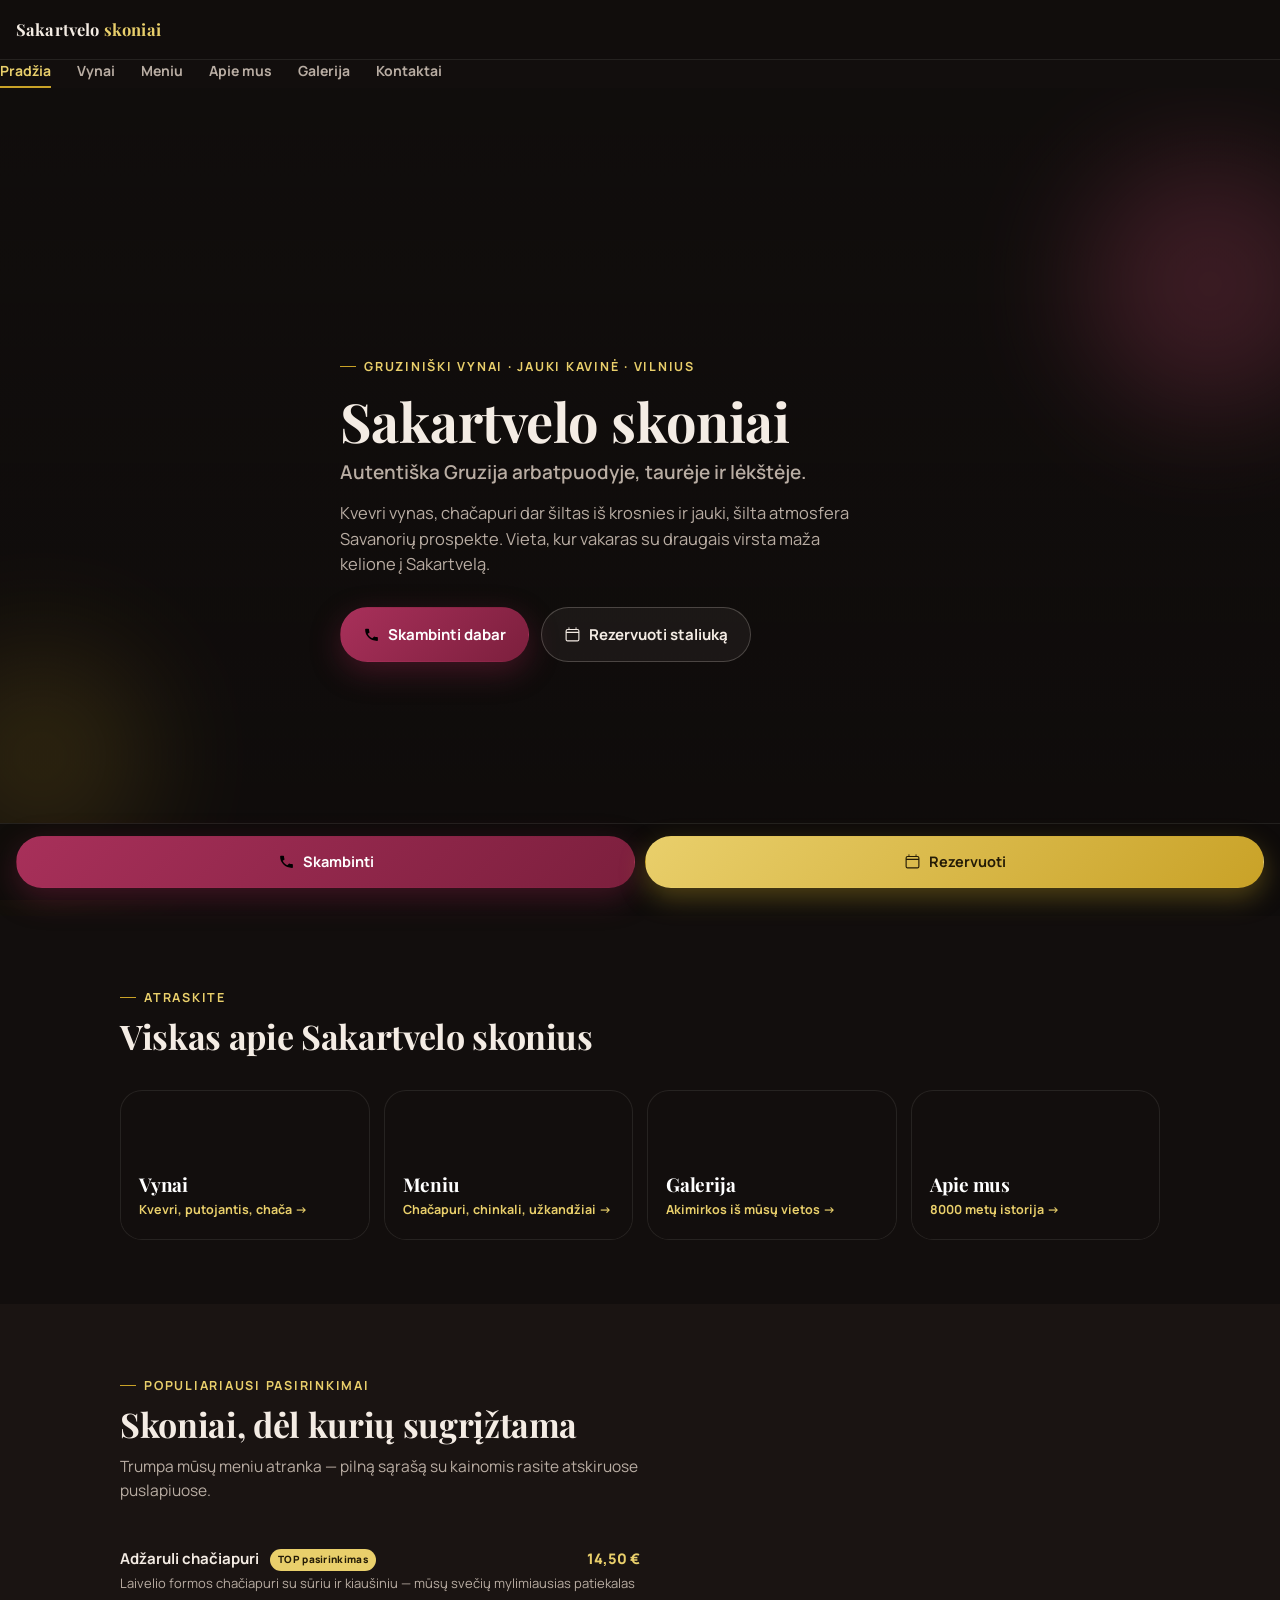
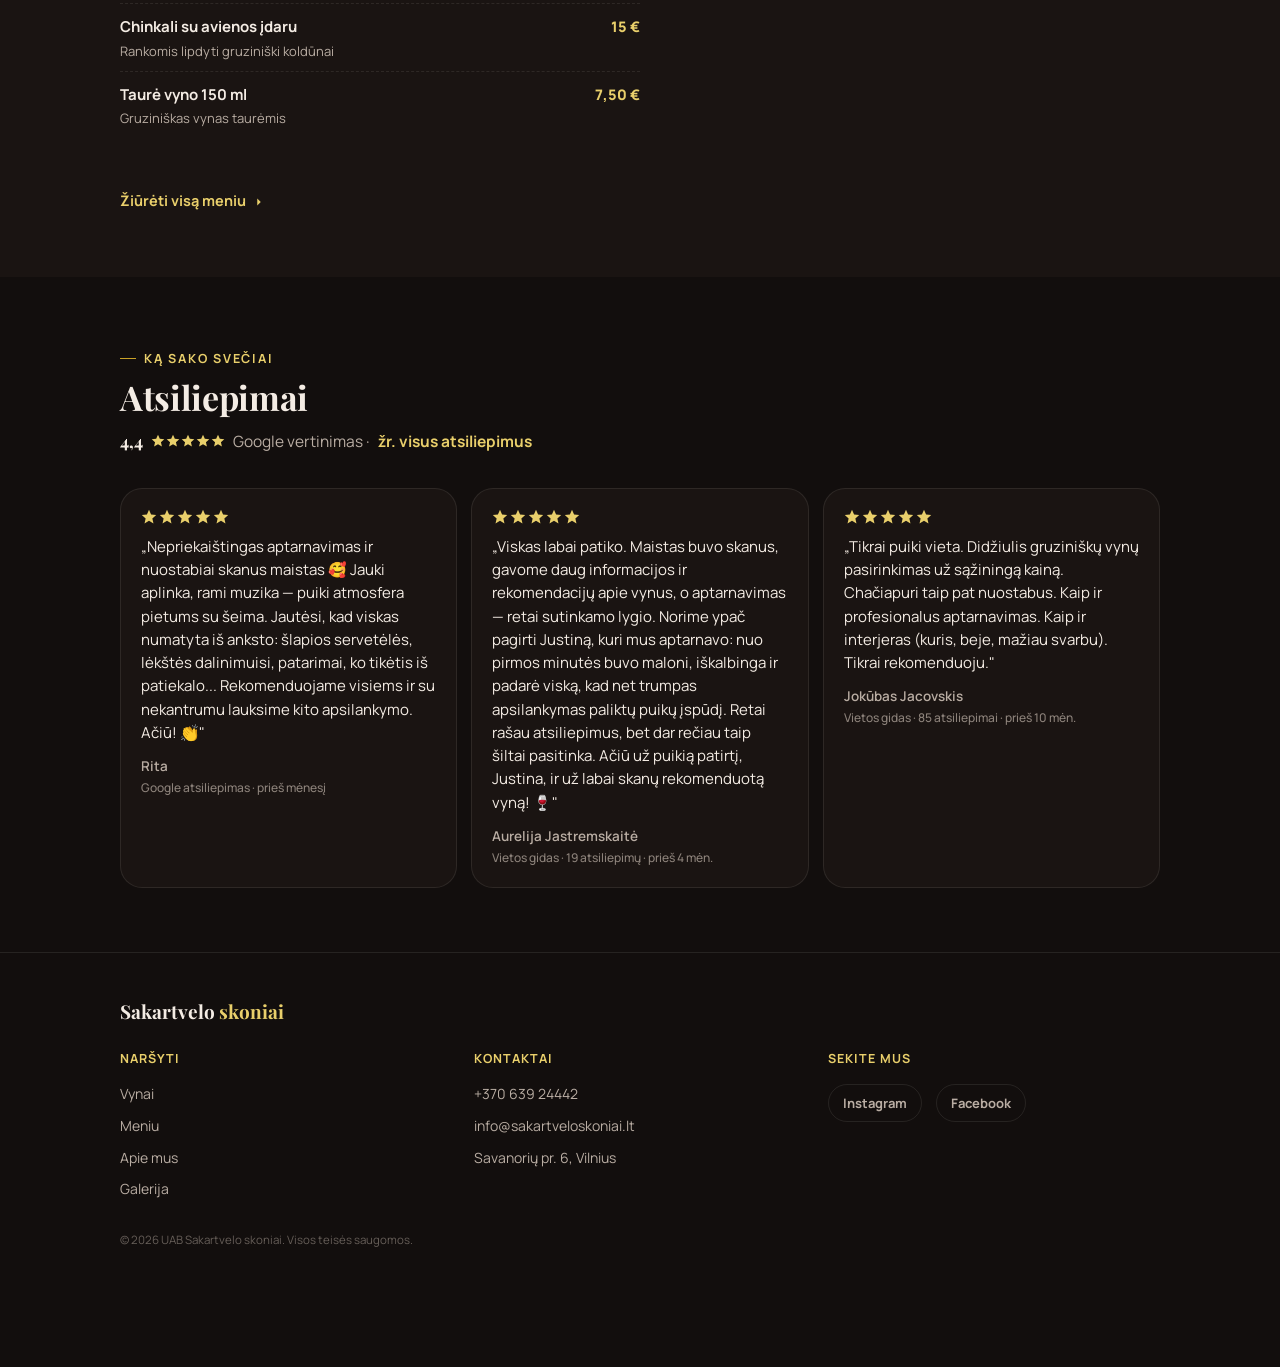
<file: index.html>
<!DOCTYPE html>
<html lang="lt">
<head>
<meta charset="UTF-8">
<meta name="viewport" content="width=device-width, initial-scale=1, viewport-fit=cover">
<meta name="theme-color" content="#120e0d">
<title>Sakartvelo skoniai — Gruziniški vynai ir kavinė Vilniuje</title>
<meta name="description" content="Autentiški Gruzijos vynai, chačapuri ir jauki kavinės atmosfera Vilniaus širdyje. Rezervuokite staliuką arba skambinkite dabar.">
<!--
  „Sakartvelo skoniai" svetainė — kelių puslapių maketas su tikrais duomenimis.
  Nuotraukos paimtos iš tikros verslo galerijos www.sakartveloskoniai.lt/galerija/.
  Meniu ir kainos perkeltos iš tikro meniu. Atsiliepimai — tikri, iš Google Maps.
  Rezervacijos forma siunčia į info@sakartveloskoniai.lt (kontaktai.html) — prieš pirmą
  rezervaciją reikia patvirtinti FormSubmit "Activate" laišką toje dėžutėje.
  Darbo laikas (kontaktai.html) — tikras, pagal Google verslo profilį.
-->
<link rel="preconnect" href="https://fonts.googleapis.com">
<link rel="preconnect" href="https://fonts.gstatic.com" crossorigin>
<link href="https://fonts.googleapis.com/css2?family=Playfair+Display:wght@600;700;800&family=Manrope:wght@400;500;600;700;800&display=swap" rel="stylesheet">
<link rel="stylesheet" href="styles.css">
</head>
<body>

<div class="topbar">
  <a class="logo" href="index.html">Sakartvelo <span>skoniai</span></a>
  <div style="display:flex; align-items:center; gap:10px;">
        <button class="nav-toggle" aria-label="Meniu" aria-expanded="false"><span></span><span></span><span></span></button>
  </div>
</div>
<nav class="nav-links">
  <a href="index.html">Pradžia</a>
  <a href="vynai.html">Vynai</a>
  <a href="meniu.html">Meniu</a>
  <a href="apie-mus.html">Apie mus</a>
  <a href="galerija.html">Galerija</a>
  <a href="kontaktai.html">Kontaktai</a>
</nav>

<header class="hero has-photo" style="--photo-url:url('https://www.sakartveloskoniai.lt/wp-content/uploads/2023/03/IMG_9547-scaled.jpg');">
  <span class="blob b1" aria-hidden="true"></span>
  <span class="blob b2" aria-hidden="true"></span>
  <div class="wrap hero-content">
    <span class="eyebrow reveal">Gruziniški vynai · Jauki kavinė · Vilnius</span>
    <h1 class="reveal">Sakartvelo skoniai<span class="sub">Autentiška Gruzija arbatpuodyje, taurėje ir lėkštėje.</span></h1>
    <p class="lead reveal">Kvevri vynas, chačapuri dar šiltas iš krosnies ir jauki, šilta atmosfera Savanorių prospekte. Vieta, kur vakaras su draugais virsta maža kelione į Sakartvelą.</p>
    <div class="cta-row reveal">
      <a class="btn btn-primary" href="tel:+37063924442">
        <svg viewBox="0 0 24 24"><path d="M6.6 10.8c1.4 2.8 3.8 5.2 6.6 6.6l2.2-2.2c.3-.3.7-.4 1-.2 1.1.4 2.3.6 3.6.6.6 0 1 .4 1 1V20c0 .6-.4 1-1 1C10.1 21 3 13.9 3 5c0-.6.4-1 1-1h3.5c.6 0 1 .4 1 1 0 1.3.2 2.5.6 3.6.1.4 0 .8-.2 1z"/></svg>
        Skambinti dabar
      </a>
      <a class="btn btn-secondary" href="kontaktai.html#rezervacija">
        <svg viewBox="0 0 24 24"><path d="M7 2v2M17 2v2M3.5 9h17M5 5h14a2 2 0 012 2v12a2 2 0 01-2 2H5a2 2 0 01-2-2V7a2 2 0 012-2z" fill="none" stroke="currentColor" stroke-width="1.6"/></svg>
        Rezervuoti staliuką
      </a>
    </div>
  </div>
</header>

<!-- ================= QUICK NAV ================= -->
<section>
  <div class="wrap">
    <div class="section-head reveal">
      <span class="eyebrow">Atraskite</span>
      <h2>Viskas apie Sakartvelo skonius</h2>
    </div>
    <div class="quick-grid">
      <a class="quick-card reveal" href="vynai.html" style="background-image:url('https://www.sakartveloskoniai.lt/wp-content/uploads/2023/03/dsc_7108-scaled.jpg');">
        <div><h3>Vynai</h3><span>Kvevri, putojantis, chača →</span></div>
      </a>
      <a class="quick-card reveal" href="meniu.html" style="background-image:url('https://www.sakartveloskoniai.lt/wp-content/uploads/2023/03/pastetas-ir-duoniukai.jpg');">
        <div><h3>Meniu</h3><span>Chačapuri, chinkali, užkandžiai →</span></div>
      </a>
      <a class="quick-card reveal" href="galerija.html" style="background-image:url('https://www.sakartveloskoniai.lt/wp-content/uploads/2023/03/KUZ09722-scaled.jpg');">
        <div><h3>Galerija</h3><span>Akimirkos iš mūsų vietos →</span></div>
      </a>
      <a class="quick-card reveal" href="apie-mus.html" style="background-image:url('https://www.sakartveloskoniai.lt/wp-content/uploads/2023/03/dsc_7660.jpg');">
        <div><h3>Apie mus</h3><span>8000 metų istorija →</span></div>
      </a>
    </div>
  </div>
</section>

<!-- ================= TOP PICKS TEASER ================= -->
<section class="section-alt">
  <div class="wrap">
    <div class="section-head reveal">
      <span class="eyebrow">Populiariausi pasirinkimai</span>
      <h2>Skoniai, dėl kurių sugrįžtama</h2>
      <p>Trumpa mūsų meniu atranka — pilną sąrašą su kainomis rasite atskiruose puslapiuose.</p>
    </div>
    <div class="menu-columns" style="column-count:1; max-width:520px;">
      <div class="menu-category reveal-fade">
        <ul class="menu-list">
          <li class="menu-row"><div class="mi-top"><span class="mi-name">Adžaruli chačiapuri <span class="top-tag">TOP pasirinkimas</span></span><span class="mi-price">14,50 €</span></div><div class="mi-desc">Laivelio formos chačiapuri su sūriu ir kiaušiniu — mūsų svečių mylimiausias patiekalas</div></li>
          <li class="menu-row"><div class="mi-top"><span class="mi-name">Chinkali su avienos įdaru</span><span class="mi-price">15 €</span></div><div class="mi-desc">Rankomis lipdyti gruziniški koldūnai</div></li>
          <li class="menu-row"><div class="mi-top"><span class="mi-name">Taurė vyno 150 ml</span><span class="mi-price">7,50 €</span></div><div class="mi-desc">Gruziniškas vynas taurėmis</div></li>
        </ul>
      </div>
    </div>
    <a class="link-more reveal" href="meniu.html">Žiūrėti visą meniu <svg viewBox="0 0 24 24"><path d="M9 6l6 6-6 6"/></svg></a>
  </div>
</section>

<!-- ================= REVIEWS ================= -->
<section id="atsiliepimai">
  <div class="wrap">
    <div class="section-head reveal">
      <span class="eyebrow">Ką sako svečiai</span>
      <h2>Atsiliepimai</h2>
      <p class="rating-line"><span class="rating-num">4,4</span> <span class="stars" aria-hidden="true"><svg viewBox="0 0 20 20"><path d="M10 1l2.6 5.9 6.4.6-4.8 4.3 1.4 6.2-5.6-3.3-5.6 3.3 1.4-6.2L1 7.5l6.4-.6z"/></svg><svg viewBox="0 0 20 20"><path d="M10 1l2.6 5.9 6.4.6-4.8 4.3 1.4 6.2-5.6-3.3-5.6 3.3 1.4-6.2L1 7.5l6.4-.6z"/></svg><svg viewBox="0 0 20 20"><path d="M10 1l2.6 5.9 6.4.6-4.8 4.3 1.4 6.2-5.6-3.3-5.6 3.3 1.4-6.2L1 7.5l6.4-.6z"/></svg><svg viewBox="0 0 20 20"><path d="M10 1l2.6 5.9 6.4.6-4.8 4.3 1.4 6.2-5.6-3.3-5.6 3.3 1.4-6.2L1 7.5l6.4-.6z"/></svg><svg viewBox="0 0 20 20"><path d="M10 1l2.6 5.9 6.4.6-4.8 4.3 1.4 6.2-5.6-3.3-5.6 3.3 1.4-6.2L1 7.5l6.4-.6z"/></svg></span> Google vertinimas · <a href="https://www.google.com/maps/search/?api=1&amp;query=Sakartvelo+skoniai+Vilnius" target="_blank" rel="noopener">žr. visus atsiliepimus</a></p>
    </div>
    <div class="review-grid">
      <div class="review-card reveal">
        <div class="stars" aria-hidden="true"><svg viewBox="0 0 20 20"><path d="M10 1l2.6 5.9 6.4.6-4.8 4.3 1.4 6.2-5.6-3.3-5.6 3.3 1.4-6.2L1 7.5l6.4-.6z"/></svg><svg viewBox="0 0 20 20"><path d="M10 1l2.6 5.9 6.4.6-4.8 4.3 1.4 6.2-5.6-3.3-5.6 3.3 1.4-6.2L1 7.5l6.4-.6z"/></svg><svg viewBox="0 0 20 20"><path d="M10 1l2.6 5.9 6.4.6-4.8 4.3 1.4 6.2-5.6-3.3-5.6 3.3 1.4-6.2L1 7.5l6.4-.6z"/></svg><svg viewBox="0 0 20 20"><path d="M10 1l2.6 5.9 6.4.6-4.8 4.3 1.4 6.2-5.6-3.3-5.6 3.3 1.4-6.2L1 7.5l6.4-.6z"/></svg><svg viewBox="0 0 20 20"><path d="M10 1l2.6 5.9 6.4.6-4.8 4.3 1.4 6.2-5.6-3.3-5.6 3.3 1.4-6.2L1 7.5l6.4-.6z"/></svg></div>
        <p class="quote">„Nepriekaištingas aptarnavimas ir nuostabiai skanus maistas 🥰 Jauki aplinka, rami muzika — puiki atmosfera pietums su šeima. Jautėsi, kad viskas numatyta iš anksto: šlapios servetėlės, lėkštės dalinimuisi, patarimai, ko tikėtis iš patiekalo... Rekomenduojame visiems ir su nekantrumu lauksime kito apsilankymo. Ačiū! 👏"</p>
        <div class="who">Rita<span class="review-meta">Google atsiliepimas · prieš mėnesį</span></div>
      </div>
      <div class="review-card reveal">
        <div class="stars" aria-hidden="true"><svg viewBox="0 0 20 20"><path d="M10 1l2.6 5.9 6.4.6-4.8 4.3 1.4 6.2-5.6-3.3-5.6 3.3 1.4-6.2L1 7.5l6.4-.6z"/></svg><svg viewBox="0 0 20 20"><path d="M10 1l2.6 5.9 6.4.6-4.8 4.3 1.4 6.2-5.6-3.3-5.6 3.3 1.4-6.2L1 7.5l6.4-.6z"/></svg><svg viewBox="0 0 20 20"><path d="M10 1l2.6 5.9 6.4.6-4.8 4.3 1.4 6.2-5.6-3.3-5.6 3.3 1.4-6.2L1 7.5l6.4-.6z"/></svg><svg viewBox="0 0 20 20"><path d="M10 1l2.6 5.9 6.4.6-4.8 4.3 1.4 6.2-5.6-3.3-5.6 3.3 1.4-6.2L1 7.5l6.4-.6z"/></svg><svg viewBox="0 0 20 20"><path d="M10 1l2.6 5.9 6.4.6-4.8 4.3 1.4 6.2-5.6-3.3-5.6 3.3 1.4-6.2L1 7.5l6.4-.6z"/></svg></div>
        <p class="quote">„Viskas labai patiko. Maistas buvo skanus, gavome daug informacijos ir rekomendacijų apie vynus, o aptarnavimas — retai sutinkamo lygio. Norime ypač pagirti Justiną, kuri mus aptarnavo: nuo pirmos minutės buvo maloni, iškalbinga ir padarė viską, kad net trumpas apsilankymas paliktų puikų įspūdį. Retai rašau atsiliepimus, bet dar rečiau taip šiltai pasitinka. Ačiū už puikią patirtį, Justina, ir už labai skanų rekomenduotą vyną! 🍷"</p>
        <div class="who">Aurelija Jastremskaitė<span class="review-meta">Vietos gidas · 19 atsiliepimų · prieš 4 mėn.</span></div>
      </div>
      <div class="review-card reveal">
        <div class="stars" aria-hidden="true"><svg viewBox="0 0 20 20"><path d="M10 1l2.6 5.9 6.4.6-4.8 4.3 1.4 6.2-5.6-3.3-5.6 3.3 1.4-6.2L1 7.5l6.4-.6z"/></svg><svg viewBox="0 0 20 20"><path d="M10 1l2.6 5.9 6.4.6-4.8 4.3 1.4 6.2-5.6-3.3-5.6 3.3 1.4-6.2L1 7.5l6.4-.6z"/></svg><svg viewBox="0 0 20 20"><path d="M10 1l2.6 5.9 6.4.6-4.8 4.3 1.4 6.2-5.6-3.3-5.6 3.3 1.4-6.2L1 7.5l6.4-.6z"/></svg><svg viewBox="0 0 20 20"><path d="M10 1l2.6 5.9 6.4.6-4.8 4.3 1.4 6.2-5.6-3.3-5.6 3.3 1.4-6.2L1 7.5l6.4-.6z"/></svg><svg viewBox="0 0 20 20"><path d="M10 1l2.6 5.9 6.4.6-4.8 4.3 1.4 6.2-5.6-3.3-5.6 3.3 1.4-6.2L1 7.5l6.4-.6z"/></svg></div>
        <p class="quote">„Tikrai puiki vieta. Didžiulis gruziniškų vynų pasirinkimas už sąžiningą kainą. Chačiapuri taip pat nuostabus. Kaip ir profesionalus aptarnavimas. Kaip ir interjeras (kuris, beje, mažiau svarbu). Tikrai rekomenduoju."</p>
        <div class="who">Jokūbas Jacovskis<span class="review-meta">Vietos gidas · 85 atsiliepimai · prieš 10 mėn.</span></div>
      </div>
    </div>
  </div>
</section>

<!-- ================= FOOTER ================= -->
<footer>
  <div class="wrap">
    <div class="f-logo">Sakartvelo <span>skoniai</span></div>
    <div class="f-cols">
      <div>
        <h4>Naršyti</h4>
        <a href="vynai.html">Vynai</a>
        <a href="meniu.html">Meniu</a>
        <a href="apie-mus.html">Apie mus</a>
        <a href="galerija.html">Galerija</a>
      </div>
      <div>
        <h4>Kontaktai</h4>
        <a href="tel:+37063924442">+370 639 24442</a>
        <a href="mailto:info@sakartveloskoniai.lt">info@sakartveloskoniai.lt</a>
        <a href="kontaktai.html">Savanorių pr. 6, Vilnius</a>
      </div>
      <div>
        <h4>Sekite mus</h4>
        <div class="f-social">
          <a href="https://www.instagram.com/sakartvelo_skoniai" target="_blank" rel="noopener">Instagram</a>
          <a href="https://www.facebook.com/Sakartveloskoniai" target="_blank" rel="noopener">Facebook</a>
        </div>
      </div>
    </div>
    <p class="fine">© 2026 UAB Sakartvelo skoniai. Visos teisės saugomos.</p>
  </div>
</footer>

<div class="sticky-cta">
  <a class="btn btn-primary" href="tel:+37063924442">
    <svg viewBox="0 0 24 24"><path d="M6.6 10.8c1.4 2.8 3.8 5.2 6.6 6.6l2.2-2.2c.3-.3.7-.4 1-.2 1.1.4 2.3.6 3.6.6.6 0 1 .4 1 1V20c0 .6-.4 1-1 1C10.1 21 3 13.9 3 5c0-.6.4-1 1-1h3.5c.6 0 1 .4 1 1 0 1.3.2 2.5.6 3.6.1.4 0 .8-.2 1z"/></svg>
    Skambinti
  </a>
  <a class="btn btn-gold" href="kontaktai.html#rezervacija">
    <svg viewBox="0 0 24 24"><path d="M7 2v2M17 2v2M3.5 9h17M5 5h14a2 2 0 012 2v12a2 2 0 01-2 2H5a2 2 0 01-2-2V7a2 2 0 012-2z" fill="none" stroke="currentColor" stroke-width="1.6"/></svg>
    Rezervuoti
  </a>
</div>

<script src="script.js"></script>
</body>
</html>
</file>
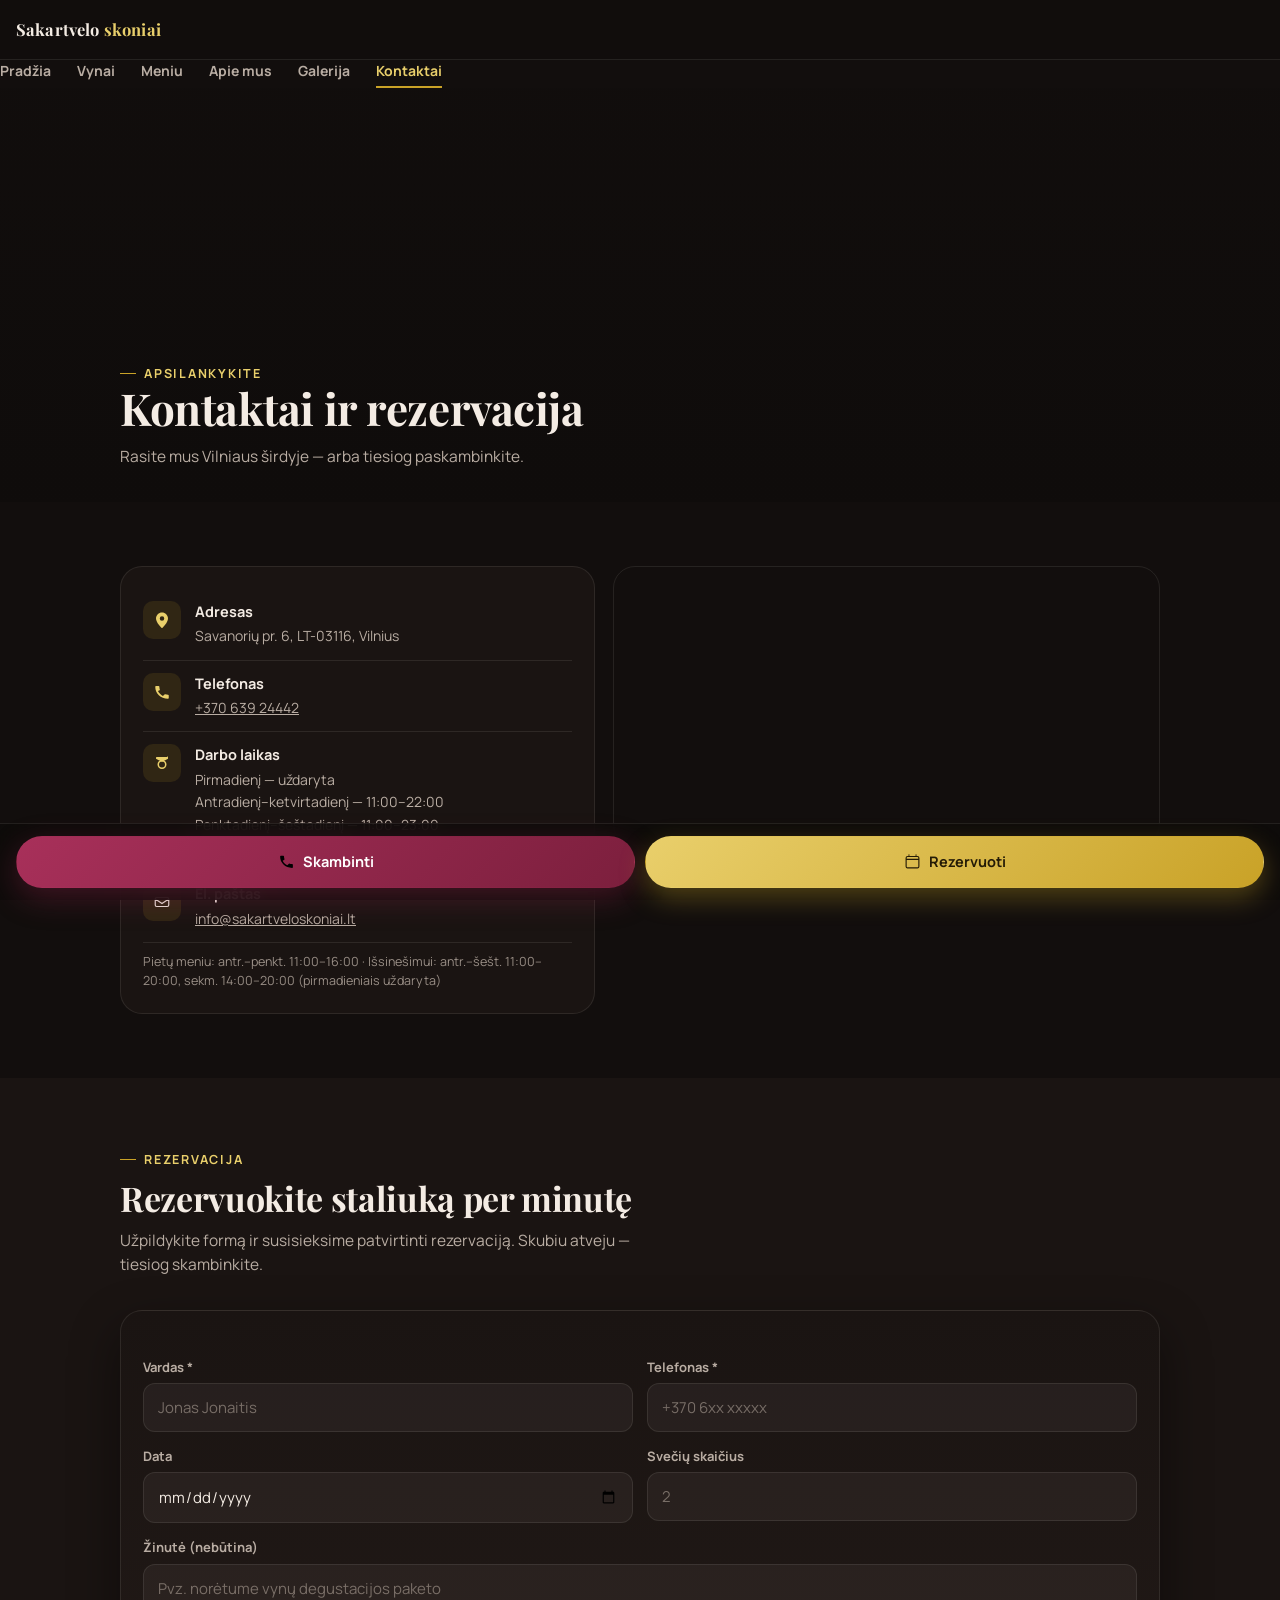
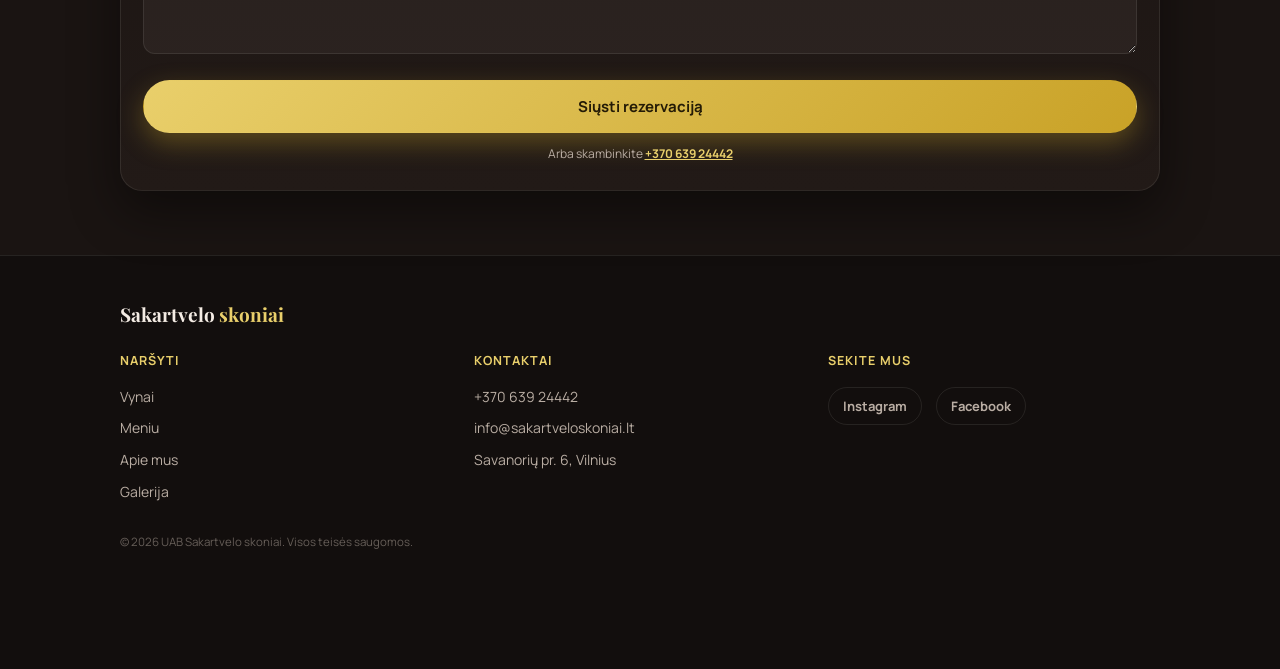
<file: kontaktai.html>
<!DOCTYPE html>
<html lang="lt">
<head>
<meta charset="UTF-8">
<meta name="viewport" content="width=device-width, initial-scale=1, viewport-fit=cover">
<meta name="theme-color" content="#120e0d">
<title>Kontaktai — Sakartvelo skoniai</title>
<meta name="description" content="Sakartvelo skoniai kontaktai: adresas, telefonas, darbo laikas ir stalo rezervacija Vilniuje.">
<link rel="preconnect" href="https://fonts.googleapis.com">
<link rel="preconnect" href="https://fonts.gstatic.com" crossorigin>
<link href="https://fonts.googleapis.com/css2?family=Playfair+Display:wght@600;700;800&family=Manrope:wght@400;500;600;700;800&display=swap" rel="stylesheet">
<link rel="stylesheet" href="styles.css">
</head>
<body>

<div class="topbar">
  <a class="logo" href="index.html">Sakartvelo <span>skoniai</span></a>
  <div style="display:flex; align-items:center; gap:10px;">
        <button class="nav-toggle" aria-label="Meniu" aria-expanded="false"><span></span><span></span><span></span></button>
  </div>
</div>
<nav class="nav-links">
  <a href="index.html">Pradžia</a>
  <a href="vynai.html">Vynai</a>
  <a href="meniu.html">Meniu</a>
  <a href="apie-mus.html">Apie mus</a>
  <a href="galerija.html">Galerija</a>
  <a href="kontaktai.html">Kontaktai</a>
</nav>

<header class="page-hero" style="--photo-url:url('https://www.sakartveloskoniai.lt/wp-content/uploads/2023/03/dsc_7009-scaled.jpg');">
  <div class="wrap">
    <span class="eyebrow reveal">Apsilankykite</span>
    <h1 class="reveal">Kontaktai ir rezervacija</h1>
    <p class="reveal">Rasite mus Vilniaus širdyje — arba tiesiog paskambinkite.</p>
  </div>
</header>

<section>
  <div class="wrap">
    <div class="visit-grid">
      <div class="info-card reveal">
        <div class="info-row">
          <div class="ic"><svg viewBox="0 0 24 24"><path d="M12 2C7.6 2 4 5.6 4 10c0 5.4 7 12 7.3 12.3.4.4 1 .4 1.4 0C13 22 20 15.4 20 10c0-4.4-3.6-8-8-8zm0 11a3 3 0 110-6 3 3 0 010 6z"/></svg></div>
          <div><div class="t">Adresas</div><div class="d">Savanorių pr. 6, LT-03116, Vilnius</div></div>
        </div>
        <div class="info-row">
          <div class="ic"><svg viewBox="0 0 24 24"><path d="M6.6 10.8c1.4 2.8 3.8 5.2 6.6 6.6l2.2-2.2c.3-.3.7-.4 1-.2 1.1.4 2.3.6 3.6.6.6 0 1 .4 1 1V20c0 .6-.4 1-1 1C10.1 21 3 13.9 3 5c0-.6.4-1 1-1h3.5c.6 0 1 .4 1 1 0 1.3.2 2.5.6 3.6.1.4 0 .8-.2 1z"/></svg></div>
          <div><div class="t">Telefonas</div><div class="d"><a href="tel:+37063924442">+370 639 24442</a></div></div>
        </div>
        <div class="info-row">
          <div class="ic"><svg viewBox="0 0 24 24"><path d="M12 8a6 6 0 100 12 6 6 0 000-12zm0 2a4 4 0 110 8 4 4 0 010-8zm7-6H5a1 1 0 00-1 1v1.2l8 4.6 8-4.6V4a1 1 0 00-1-1z"/></svg></div>
          <div>
            <div class="t">Darbo laikas</div>
            <div class="d">
              Pirmadienį — uždaryta<br>
              Antradienį–ketvirtadienį — 11:00–22:00<br>
              Penktadienį–šeštadienį — 11:00–23:00<br>
              Sekmadienį — 12:00–22:00
            </div>
          </div>
        </div>
        <div class="info-row">
          <div class="ic"><svg viewBox="0 0 24 24"><path d="M3 8l9 6 9-6M5 6h14a2 2 0 012 2v8a2 2 0 01-2 2H5a2 2 0 01-2-2V8a2 2 0 012-2z" fill="none" stroke="currentColor" stroke-width="1.6"/></svg></div>
          <div><div class="t">El. paštas</div><div class="d"><a href="mailto:info@sakartveloskoniai.lt">info@sakartveloskoniai.lt</a></div></div>
        </div>
        <div class="hours-extra">Pietų meniu: antr.–penkt. 11:00–16:00 · Išsinešimui: antr.–šešt. 11:00–20:00, sekm. 14:00–20:00 (pirmadieniais uždaryta)</div>
      </div>
      <div class="map-frame reveal">
        <iframe
          src="https://www.google.com/maps?q=Savanori%C5%B3%20pr.%206%2C%20Vilnius&output=embed"
          loading="lazy"
          referrerpolicy="no-referrer-when-downgrade"
          title="Sakartvelo skoniai žemėlapyje"></iframe>
      </div>
    </div>
  </div>
</section>

<section class="section-alt" id="rezervacija">
  <div class="wrap">
    <div class="section-head reveal">
      <span class="eyebrow">Rezervacija</span>
      <h2>Rezervuokite staliuką per minutę</h2>
      <p>Užpildykite formą ir susisieksime patvirtinti rezervaciją. Skubiu atveju — tiesiog skambinkite.</p>
    </div>

    <div class="form-card reveal">
      <!--
        REZERVACIJOS FORMA — siunčiama per FormSubmit.co (nemokama, be serverio) į info@sakartveloskoniai.lt.
        SVARBU: prieš pirmą realią rezervaciją FormSubmit atsiųs į info@sakartveloskoniai.lt vienkartinį
        patvirtinimo laišką su nuoroda "Activate" — būtina ją paspausti tame pašto dėžutės, kitaip
        tolimesni laiškai nebus pristatomi.
      -->
      <form id="rez-form" action="https://formsubmit.co/ajax/info@sakartveloskoniai.lt" method="POST">
        <input type="hidden" name="_subject" value="Nauja rezervacija — Sakartvelo skoniai">
        <input type="text" name="_honey" style="display:none" tabindex="-1" autocomplete="off">
        <div class="field-grid">
          <div>
            <label for="vardas">Vardas *</label>
            <input id="vardas" name="vardas" type="text" placeholder="Jonas Jonaitis" required>
          </div>
          <div>
            <label for="tel">Telefonas *</label>
            <input id="tel" name="tel" type="tel" placeholder="+370 6xx xxxxx" required>
          </div>
          <div>
            <label for="data">Data</label>
            <input id="data" name="data" type="date">
          </div>
          <div>
            <label for="sveciai">Svečių skaičius</label>
            <input id="sveciai" name="sveciai" type="number" min="1" max="20" placeholder="2">
          </div>
          <div class="full">
            <label for="zinute">Žinutė (nebūtina)</label>
            <textarea id="zinute" name="zinute" placeholder="Pvz. norėtume vynų degustacijos paketo"></textarea>
          </div>
        </div>
        <button class="btn btn-gold form-submit" type="submit">Siųsti rezervaciją</button>
        <p class="form-note">Arba skambinkite <a href="tel:+37063924442" style="color:var(--gold-light); font-weight:700;">+370 639 24442</a></p>
        <p class="form-note" id="rez-error" style="display:none; color:#ff9db0;">Nepavyko išsiųsti formos. Prašome skambinti <a href="tel:+37063924442" style="color:var(--gold-light); font-weight:700;">+370 639 24442</a> arba rašyti <a href="mailto:info@sakartveloskoniai.lt" style="color:var(--gold-light); font-weight:700;">info@sakartveloskoniai.lt</a>.</p>
      </form>

      <div class="success-panel" id="success-panel">
        <div class="check"><svg viewBox="0 0 24 24"><path d="M9 16.2L4.8 12l-1.4 1.4L9 19 21 7l-1.4-1.4z"/></svg></div>
        <h3>Ačiū!</h3>
        <p>Jūsų rezervacijos užklausa gauta. Susisieksime trumpai patvirtinti detales.</p>
      </div>
    </div>
  </div>
</section>

<footer>
  <div class="wrap">
    <div class="f-logo">Sakartvelo <span>skoniai</span></div>
    <div class="f-cols">
      <div>
        <h4>Naršyti</h4>
        <a href="vynai.html">Vynai</a>
        <a href="meniu.html">Meniu</a>
        <a href="apie-mus.html">Apie mus</a>
        <a href="galerija.html">Galerija</a>
      </div>
      <div>
        <h4>Kontaktai</h4>
        <a href="tel:+37063924442">+370 639 24442</a>
        <a href="mailto:info@sakartveloskoniai.lt">info@sakartveloskoniai.lt</a>
        <a href="kontaktai.html">Savanorių pr. 6, Vilnius</a>
      </div>
      <div>
        <h4>Sekite mus</h4>
        <div class="f-social">
          <a href="https://www.instagram.com/sakartvelo_skoniai" target="_blank" rel="noopener">Instagram</a>
          <a href="https://www.facebook.com/Sakartveloskoniai" target="_blank" rel="noopener">Facebook</a>
        </div>
      </div>
    </div>
    <p class="fine">© 2026 UAB Sakartvelo skoniai. Visos teisės saugomos.</p>
  </div>
</footer>

<div class="sticky-cta">
  <a class="btn btn-primary" href="tel:+37063924442">
    <svg viewBox="0 0 24 24"><path d="M6.6 10.8c1.4 2.8 3.8 5.2 6.6 6.6l2.2-2.2c.3-.3.7-.4 1-.2 1.1.4 2.3.6 3.6.6.6 0 1 .4 1 1V20c0 .6-.4 1-1 1C10.1 21 3 13.9 3 5c0-.6.4-1 1-1h3.5c.6 0 1 .4 1 1 0 1.3.2 2.5.6 3.6.1.4 0 .8-.2 1z"/></svg>
    Skambinti
  </a>
  <a class="btn btn-gold" href="#rezervacija">
    <svg viewBox="0 0 24 24"><path d="M7 2v2M17 2v2M3.5 9h17M5 5h14a2 2 0 012 2v12a2 2 0 01-2 2H5a2 2 0 01-2-2V7a2 2 0 012-2z" fill="none" stroke="currentColor" stroke-width="1.6"/></svg>
    Rezervuoti
  </a>
</div>

<script src="script.js"></script>
</body>
</html>
</file>
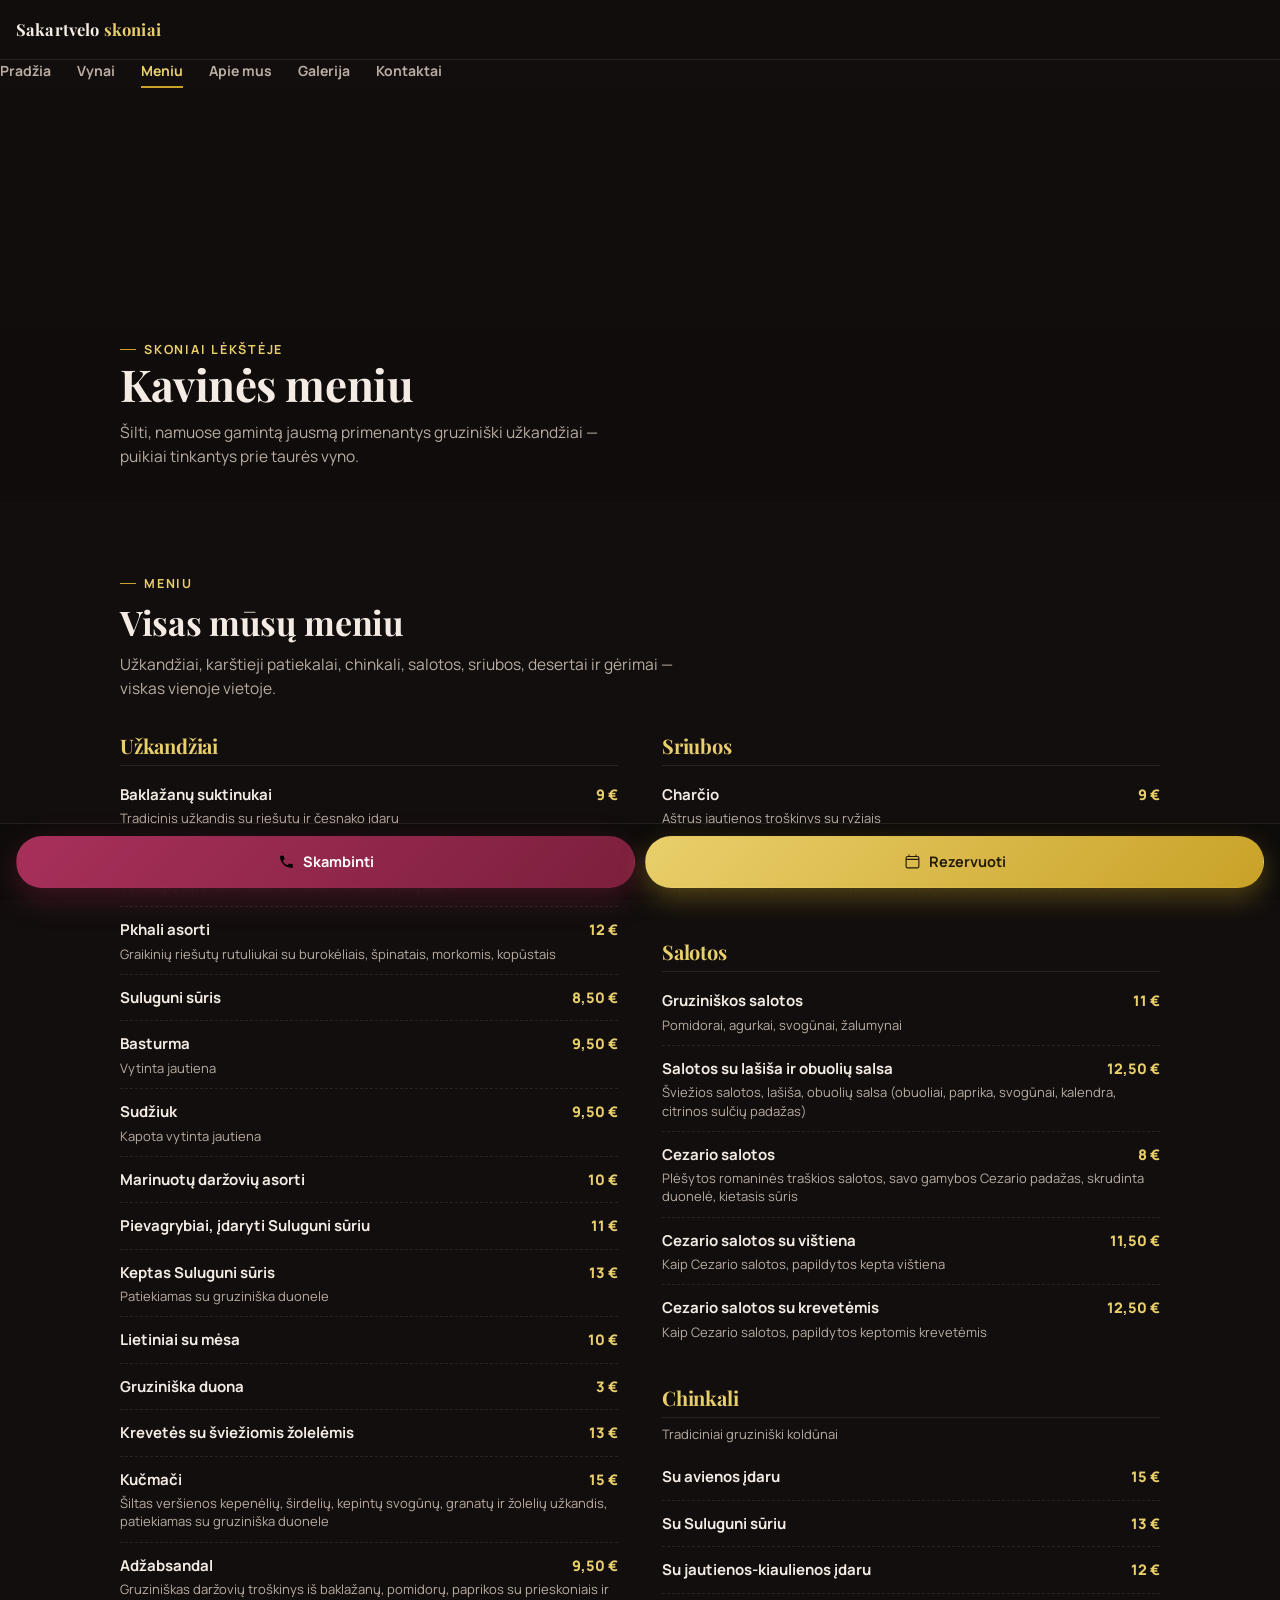
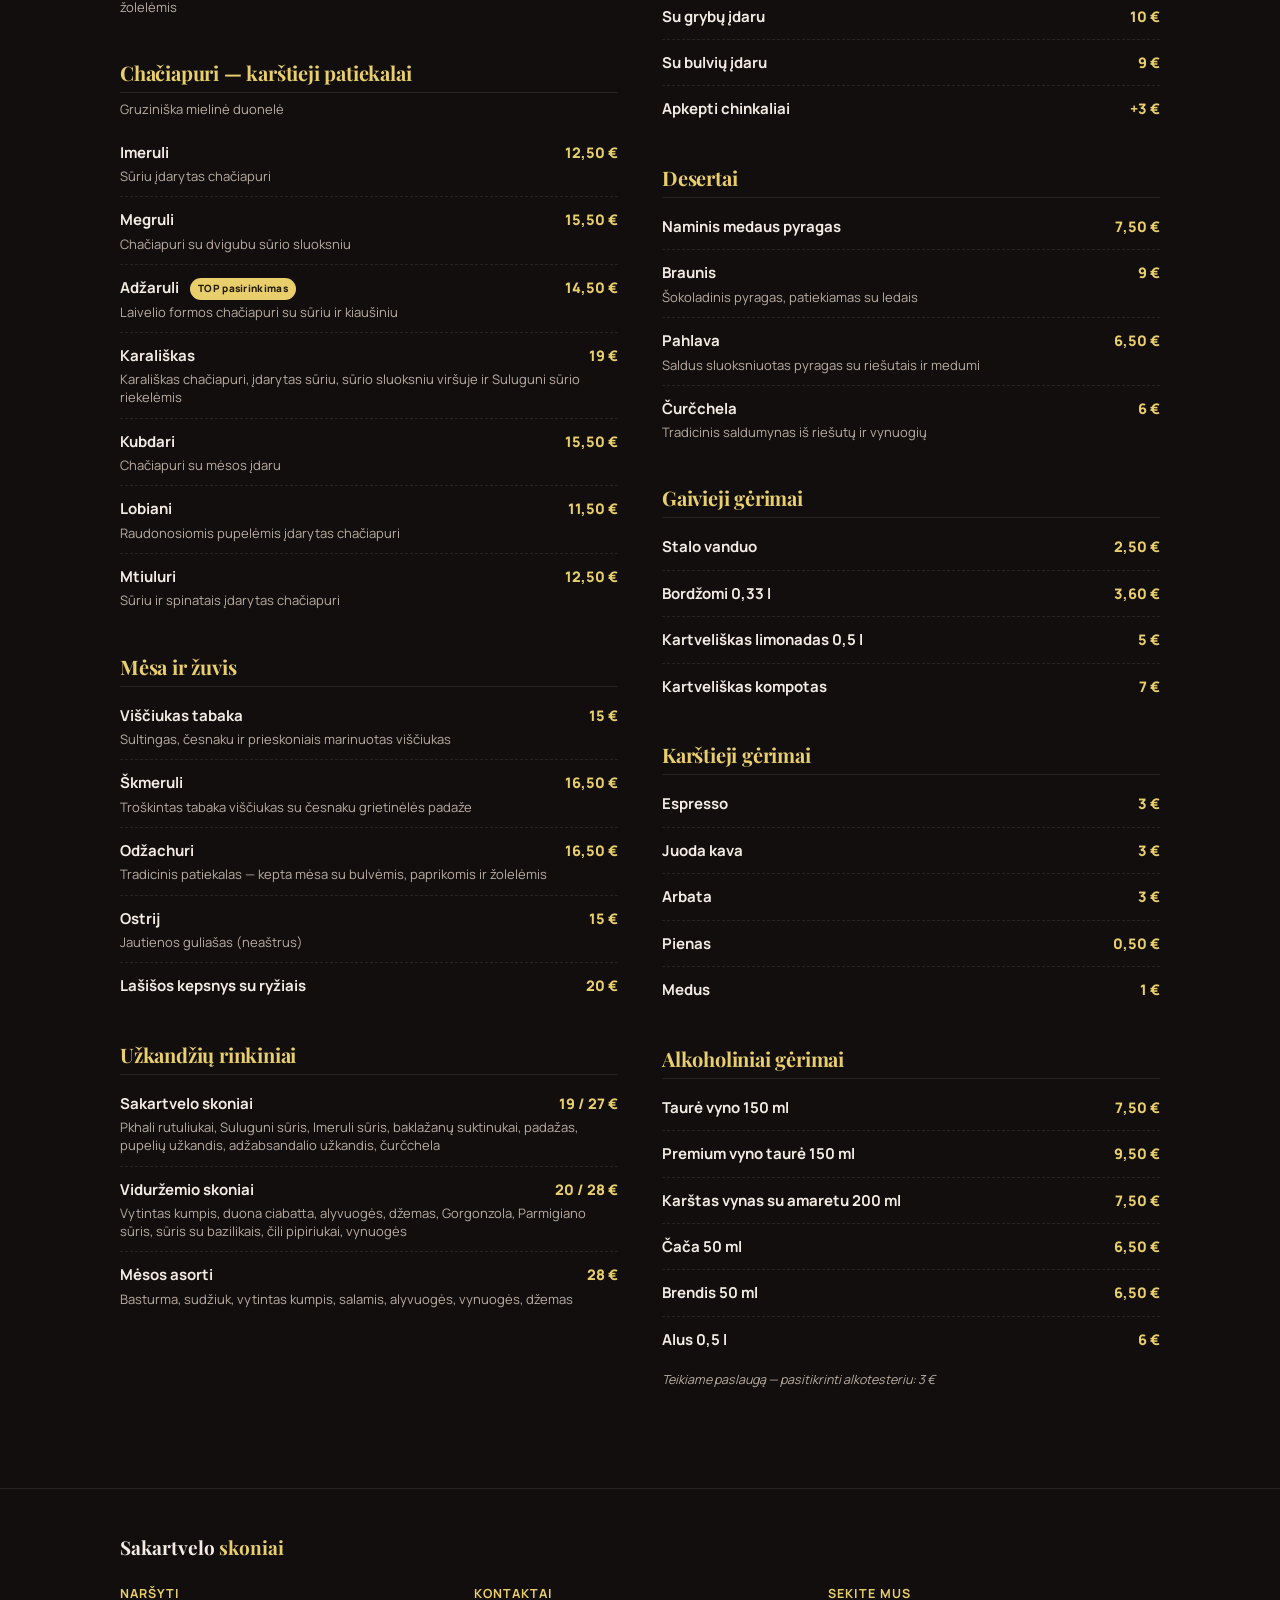
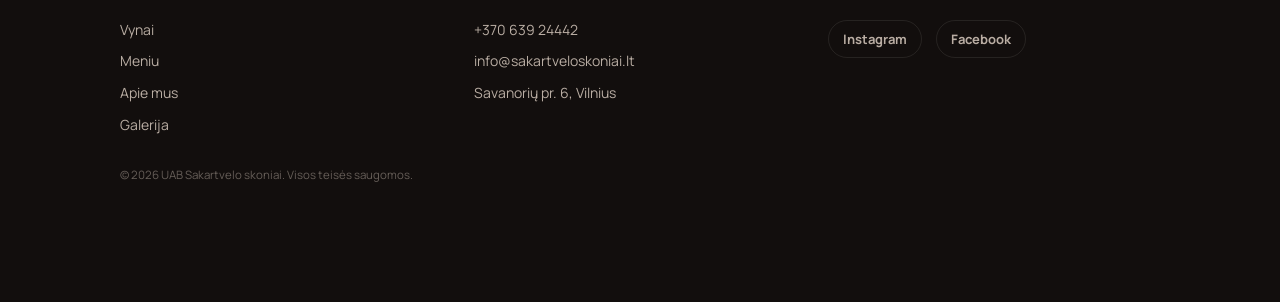
<file: meniu.html>
<!DOCTYPE html>
<html lang="lt">
<head>
<meta charset="UTF-8">
<meta name="viewport" content="width=device-width, initial-scale=1, viewport-fit=cover">
<meta name="theme-color" content="#120e0d">
<title>Meniu — Sakartvelo skoniai</title>
<meta name="description" content="Gruziniška kavinės meniu Vilniuje: chačapuri, chinkali, paštetas su duona, riešutų ir džiovintų vaisių lėkštė.">
<link rel="preconnect" href="https://fonts.googleapis.com">
<link rel="preconnect" href="https://fonts.gstatic.com" crossorigin>
<link href="https://fonts.googleapis.com/css2?family=Playfair+Display:wght@600;700;800&family=Manrope:wght@400;500;600;700;800&display=swap" rel="stylesheet">
<link rel="stylesheet" href="styles.css">
</head>
<body>

<div class="topbar">
  <a class="logo" href="index.html">Sakartvelo <span>skoniai</span></a>
  <div style="display:flex; align-items:center; gap:10px;">
        <button class="nav-toggle" aria-label="Meniu" aria-expanded="false"><span></span><span></span><span></span></button>
  </div>
</div>
<nav class="nav-links">
  <a href="index.html">Pradžia</a>
  <a href="vynai.html">Vynai</a>
  <a href="meniu.html">Meniu</a>
  <a href="apie-mus.html">Apie mus</a>
  <a href="galerija.html">Galerija</a>
  <a href="kontaktai.html">Kontaktai</a>
</nav>

<header class="page-hero" style="--photo-url:url('https://www.sakartveloskoniai.lt/wp-content/uploads/2023/03/KUZ07800-scaled.jpg');">
  <div class="wrap">
    <span class="eyebrow reveal">Skoniai lėkštėje</span>
    <h1 class="reveal">Kavinės meniu</h1>
    <p class="reveal">Šilti, namuose gamintą jausmą primenantys gruziniški užkandžiai — puikiai tinkantys prie taurės vyno.</p>
  </div>
</header>

<section>
  <div class="wrap">
    <div class="section-head reveal">
      <span class="eyebrow">Meniu</span>
      <h2>Visas mūsų meniu</h2>
      <p>Užkandžiai, karštieji patiekalai, chinkali, salotos, sriubos, desertai ir gėrimai — viskas vienoje vietoje.</p>
    </div>

    <div class="menu-columns">

      <div class="menu-category reveal-fade">
        <h3 class="menu-cat-title">Užkandžiai</h3>
        <ul class="menu-list">
          <li class="menu-row"><div class="mi-top"><span class="mi-name">Baklažanų suktinukai</span><span class="mi-price">9 €</span></div><div class="mi-desc">Tradicinis užkandis su riešutų ir česnako įdaru</div></li>
          <li class="menu-row"><div class="mi-top"><span class="mi-name">Dolma</span><span class="mi-price">9 €</span></div><div class="mi-desc">Vynuogių lapų suktinukai su maltos mėsos ir ryžių įdaru</div></li>
          <li class="menu-row"><div class="mi-top"><span class="mi-name">Pkhali asorti</span><span class="mi-price">12 €</span></div><div class="mi-desc">Graikinių riešutų rutuliukai su burokėliais, špinatais, morkomis, kopūstais</div></li>
          <li class="menu-row"><div class="mi-top"><span class="mi-name">Suluguni sūris</span><span class="mi-price">8,50 €</span></div></li>
          <li class="menu-row"><div class="mi-top"><span class="mi-name">Basturma</span><span class="mi-price">9,50 €</span></div><div class="mi-desc">Vytinta jautiena</div></li>
          <li class="menu-row"><div class="mi-top"><span class="mi-name">Sudžiuk</span><span class="mi-price">9,50 €</span></div><div class="mi-desc">Kapota vytinta jautiena</div></li>
          <li class="menu-row"><div class="mi-top"><span class="mi-name">Marinuotų daržovių asorti</span><span class="mi-price">10 €</span></div></li>
          <li class="menu-row"><div class="mi-top"><span class="mi-name">Pievagrybiai, įdaryti Suluguni sūriu</span><span class="mi-price">11 €</span></div></li>
          <li class="menu-row"><div class="mi-top"><span class="mi-name">Keptas Suluguni sūris</span><span class="mi-price">13 €</span></div><div class="mi-desc">Patiekiamas su gruziniška duonele</div></li>
          <li class="menu-row"><div class="mi-top"><span class="mi-name">Lietiniai su mėsa</span><span class="mi-price">10 €</span></div></li>
          <li class="menu-row"><div class="mi-top"><span class="mi-name">Gruziniška duona</span><span class="mi-price">3 €</span></div></li>
          <li class="menu-row"><div class="mi-top"><span class="mi-name">Krevetės su šviežiomis žolelėmis</span><span class="mi-price">13 €</span></div></li>
          <li class="menu-row"><div class="mi-top"><span class="mi-name">Kučmači</span><span class="mi-price">15 €</span></div><div class="mi-desc">Šiltas veršienos kepenėlių, širdelių, kepintų svogūnų, granatų ir žolelių užkandis, patiekiamas su gruziniška duonele</div></li>
          <li class="menu-row"><div class="mi-top"><span class="mi-name">Adžabsandal</span><span class="mi-price">9,50 €</span></div><div class="mi-desc">Gruziniškas daržovių troškinys iš baklažanų, pomidorų, paprikos su prieskoniais ir žolelėmis</div></li>
        </ul>
      </div>

      <div class="menu-category reveal-fade">
        <h3 class="menu-cat-title">Chačiapuri — karštieji patiekalai</h3>
        <p class="menu-cat-note">Gruziniška mielinė duonelė</p>
        <ul class="menu-list">
          <li class="menu-row"><div class="mi-top"><span class="mi-name">Imeruli</span><span class="mi-price">12,50 €</span></div><div class="mi-desc">Sūriu įdarytas chačiapuri</div></li>
          <li class="menu-row"><div class="mi-top"><span class="mi-name">Megruli</span><span class="mi-price">15,50 €</span></div><div class="mi-desc">Chačiapuri su dvigubu sūrio sluoksniu</div></li>
          <li class="menu-row"><div class="mi-top"><span class="mi-name">Adžaruli <span class="top-tag">TOP pasirinkimas</span></span><span class="mi-price">14,50 €</span></div><div class="mi-desc">Laivelio formos chačiapuri su sūriu ir kiaušiniu</div></li>
          <li class="menu-row"><div class="mi-top"><span class="mi-name">Karališkas</span><span class="mi-price">19 €</span></div><div class="mi-desc">Karališkas chačiapuri, įdarytas sūriu, sūrio sluoksniu viršuje ir Suluguni sūrio riekelėmis</div></li>
          <li class="menu-row"><div class="mi-top"><span class="mi-name">Kubdari</span><span class="mi-price">15,50 €</span></div><div class="mi-desc">Chačiapuri su mėsos įdaru</div></li>
          <li class="menu-row"><div class="mi-top"><span class="mi-name">Lobiani</span><span class="mi-price">11,50 €</span></div><div class="mi-desc">Raudonosiomis pupelėmis įdarytas chačiapuri</div></li>
          <li class="menu-row"><div class="mi-top"><span class="mi-name">Mtiuluri</span><span class="mi-price">12,50 €</span></div><div class="mi-desc">Sūriu ir spinatais įdarytas chačiapuri</div></li>
        </ul>
      </div>

      <div class="menu-category reveal-fade">
        <h3 class="menu-cat-title">Mėsa ir žuvis</h3>
        <ul class="menu-list">
          <li class="menu-row"><div class="mi-top"><span class="mi-name">Viščiukas tabaka</span><span class="mi-price">15 €</span></div><div class="mi-desc">Sultingas, česnaku ir prieskoniais marinuotas viščiukas</div></li>
          <li class="menu-row"><div class="mi-top"><span class="mi-name">Škmeruli</span><span class="mi-price">16,50 €</span></div><div class="mi-desc">Troškintas tabaka viščiukas su česnaku grietinėlės padaže</div></li>
          <li class="menu-row"><div class="mi-top"><span class="mi-name">Odžachuri</span><span class="mi-price">16,50 €</span></div><div class="mi-desc">Tradicinis patiekalas — kepta mėsa su bulvėmis, paprikomis ir žolelėmis</div></li>
          <li class="menu-row"><div class="mi-top"><span class="mi-name">Ostrij</span><span class="mi-price">15 €</span></div><div class="mi-desc">Jautienos guliašas (neaštrus)</div></li>
          <li class="menu-row"><div class="mi-top"><span class="mi-name">Lašišos kepsnys su ryžiais</span><span class="mi-price">20 €</span></div></li>
        </ul>
      </div>

      <div class="menu-category reveal-fade">
        <h3 class="menu-cat-title">Užkandžių rinkiniai</h3>
        <ul class="menu-list">
          <li class="menu-row"><div class="mi-top"><span class="mi-name">Sakartvelo skoniai</span><span class="mi-price">19 / 27 €</span></div><div class="mi-desc">Pkhali rutuliukai, Suluguni sūris, Imeruli sūris, baklažanų suktinukai, padažas, pupelių užkandis, adžabsandalio užkandis, čurčchela</div></li>
          <li class="menu-row"><div class="mi-top"><span class="mi-name">Viduržemio skoniai</span><span class="mi-price">20 / 28 €</span></div><div class="mi-desc">Vytintas kumpis, duona ciabatta, alyvuogės, džemas, Gorgonzola, Parmigiano sūris, sūris su bazilikais, čili pipiriukai, vynuogės</div></li>
          <li class="menu-row"><div class="mi-top"><span class="mi-name">Mėsos asorti</span><span class="mi-price">28 €</span></div><div class="mi-desc">Basturma, sudžiuk, vytintas kumpis, salamis, alyvuogės, vynuogės, džemas</div></li>
        </ul>
      </div>

      <div class="menu-category reveal-fade">
        <h3 class="menu-cat-title">Sriubos</h3>
        <ul class="menu-list">
          <li class="menu-row"><div class="mi-top"><span class="mi-name">Charčio</span><span class="mi-price">9 €</span></div><div class="mi-desc">Aštrus jautienos troškinys su ryžiais</div></li>
          <li class="menu-row"><div class="mi-top"><span class="mi-name">Lobio</span><span class="mi-price">8 €</span></div><div class="mi-desc">Pupelių sriuba su prieskoniais, patiekiama su marinuotomis daržovėmis ir duonele</div></li>
        </ul>
      </div>

      <div class="menu-category reveal-fade">
        <h3 class="menu-cat-title">Salotos</h3>
        <ul class="menu-list">
          <li class="menu-row"><div class="mi-top"><span class="mi-name">Gruziniškos salotos</span><span class="mi-price">11 €</span></div><div class="mi-desc">Pomidorai, agurkai, svogūnai, žalumynai</div></li>
          <li class="menu-row"><div class="mi-top"><span class="mi-name">Salotos su lašiša ir obuolių salsa</span><span class="mi-price">12,50 €</span></div><div class="mi-desc">Šviežios salotos, lašiša, obuolių salsa (obuoliai, paprika, svogūnai, kalendra, citrinos sulčių padažas)</div></li>
          <li class="menu-row"><div class="mi-top"><span class="mi-name">Cezario salotos</span><span class="mi-price">8 €</span></div><div class="mi-desc">Plėšytos romaninės traškios salotos, savo gamybos Cezario padažas, skrudinta duonelė, kietasis sūris</div></li>
          <li class="menu-row"><div class="mi-top"><span class="mi-name">Cezario salotos su vištiena</span><span class="mi-price">11,50 €</span></div><div class="mi-desc">Kaip Cezario salotos, papildytos kepta vištiena</div></li>
          <li class="menu-row"><div class="mi-top"><span class="mi-name">Cezario salotos su krevetėmis</span><span class="mi-price">12,50 €</span></div><div class="mi-desc">Kaip Cezario salotos, papildytos keptomis krevetėmis</div></li>
        </ul>
      </div>

      <div class="menu-category reveal-fade">
        <h3 class="menu-cat-title">Chinkali</h3>
        <p class="menu-cat-note">Tradiciniai gruziniški koldūnai</p>
        <ul class="menu-list">
          <li class="menu-row"><div class="mi-top"><span class="mi-name">Su avienos įdaru</span><span class="mi-price">15 €</span></div></li>
          <li class="menu-row"><div class="mi-top"><span class="mi-name">Su Suluguni sūriu</span><span class="mi-price">13 €</span></div></li>
          <li class="menu-row"><div class="mi-top"><span class="mi-name">Su jautienos-kiaulienos įdaru</span><span class="mi-price">12 €</span></div></li>
          <li class="menu-row"><div class="mi-top"><span class="mi-name">Su grybų įdaru</span><span class="mi-price">10 €</span></div></li>
          <li class="menu-row"><div class="mi-top"><span class="mi-name">Su bulvių įdaru</span><span class="mi-price">9 €</span></div></li>
          <li class="menu-row"><div class="mi-top"><span class="mi-name">Apkepti chinkaliai</span><span class="mi-price">+3 €</span></div></li>
        </ul>
      </div>

      <div class="menu-category reveal-fade">
        <h3 class="menu-cat-title">Desertai</h3>
        <ul class="menu-list">
          <li class="menu-row"><div class="mi-top"><span class="mi-name">Naminis medaus pyragas</span><span class="mi-price">7,50 €</span></div></li>
          <li class="menu-row"><div class="mi-top"><span class="mi-name">Braunis</span><span class="mi-price">9 €</span></div><div class="mi-desc">Šokoladinis pyragas, patiekiamas su ledais</div></li>
          <li class="menu-row"><div class="mi-top"><span class="mi-name">Pahlava</span><span class="mi-price">6,50 €</span></div><div class="mi-desc">Saldus sluoksniuotas pyragas su riešutais ir medumi</div></li>
          <li class="menu-row"><div class="mi-top"><span class="mi-name">Čurčchela</span><span class="mi-price">6 €</span></div><div class="mi-desc">Tradicinis saldumynas iš riešutų ir vynuogių</div></li>
        </ul>
      </div>

      <div class="menu-category reveal-fade">
        <h3 class="menu-cat-title">Gaivieji gėrimai</h3>
        <ul class="menu-list">
          <li class="menu-row"><div class="mi-top"><span class="mi-name">Stalo vanduo</span><span class="mi-price">2,50 €</span></div></li>
          <li class="menu-row"><div class="mi-top"><span class="mi-name">Bordžomi 0,33 l</span><span class="mi-price">3,60 €</span></div></li>
          <li class="menu-row"><div class="mi-top"><span class="mi-name">Kartveliškas limonadas 0,5 l</span><span class="mi-price">5 €</span></div></li>
          <li class="menu-row"><div class="mi-top"><span class="mi-name">Kartveliškas kompotas</span><span class="mi-price">7 €</span></div></li>
        </ul>
      </div>

      <div class="menu-category reveal-fade">
        <h3 class="menu-cat-title">Karštieji gėrimai</h3>
        <ul class="menu-list">
          <li class="menu-row"><div class="mi-top"><span class="mi-name">Espresso</span><span class="mi-price">3 €</span></div></li>
          <li class="menu-row"><div class="mi-top"><span class="mi-name">Juoda kava</span><span class="mi-price">3 €</span></div></li>
          <li class="menu-row"><div class="mi-top"><span class="mi-name">Arbata</span><span class="mi-price">3 €</span></div></li>
          <li class="menu-row"><div class="mi-top"><span class="mi-name">Pienas</span><span class="mi-price">0,50 €</span></div></li>
          <li class="menu-row"><div class="mi-top"><span class="mi-name">Medus</span><span class="mi-price">1 €</span></div></li>
        </ul>
      </div>

      <div class="menu-category reveal-fade">
        <h3 class="menu-cat-title">Alkoholiniai gėrimai</h3>
        <ul class="menu-list">
          <li class="menu-row"><div class="mi-top"><span class="mi-name">Taurė vyno 150 ml</span><span class="mi-price">7,50 €</span></div></li>
          <li class="menu-row"><div class="mi-top"><span class="mi-name">Premium vyno taurė 150 ml</span><span class="mi-price">9,50 €</span></div></li>
          <li class="menu-row"><div class="mi-top"><span class="mi-name">Karštas vynas su amaretu 200 ml</span><span class="mi-price">7,50 €</span></div></li>
          <li class="menu-row"><div class="mi-top"><span class="mi-name">Čača 50 ml</span><span class="mi-price">6,50 €</span></div></li>
          <li class="menu-row"><div class="mi-top"><span class="mi-name">Brendis 50 ml</span><span class="mi-price">6,50 €</span></div></li>
          <li class="menu-row"><div class="mi-top"><span class="mi-name">Alus 0,5 l</span><span class="mi-price">6 €</span></div></li>
        </ul>
        <p class="menu-footnote">Teikiame paslaugą — pasitikrinti alkotesteriu: 3 €</p>
      </div>

    </div>
  </div>
</section>

<footer>
  <div class="wrap">
    <div class="f-logo">Sakartvelo <span>skoniai</span></div>
    <div class="f-cols">
      <div>
        <h4>Naršyti</h4>
        <a href="vynai.html">Vynai</a>
        <a href="meniu.html">Meniu</a>
        <a href="apie-mus.html">Apie mus</a>
        <a href="galerija.html">Galerija</a>
      </div>
      <div>
        <h4>Kontaktai</h4>
        <a href="tel:+37063924442">+370 639 24442</a>
        <a href="mailto:info@sakartveloskoniai.lt">info@sakartveloskoniai.lt</a>
        <a href="kontaktai.html">Savanorių pr. 6, Vilnius</a>
      </div>
      <div>
        <h4>Sekite mus</h4>
        <div class="f-social">
          <a href="https://www.instagram.com/sakartvelo_skoniai" target="_blank" rel="noopener">Instagram</a>
          <a href="https://www.facebook.com/Sakartveloskoniai" target="_blank" rel="noopener">Facebook</a>
        </div>
      </div>
    </div>
    <p class="fine">© 2026 UAB Sakartvelo skoniai. Visos teisės saugomos.</p>
  </div>
</footer>

<div class="sticky-cta">
  <a class="btn btn-primary" href="tel:+37063924442">
    <svg viewBox="0 0 24 24"><path d="M6.6 10.8c1.4 2.8 3.8 5.2 6.6 6.6l2.2-2.2c.3-.3.7-.4 1-.2 1.1.4 2.3.6 3.6.6.6 0 1 .4 1 1V20c0 .6-.4 1-1 1C10.1 21 3 13.9 3 5c0-.6.4-1 1-1h3.5c.6 0 1 .4 1 1 0 1.3.2 2.5.6 3.6.1.4 0 .8-.2 1z"/></svg>
    Skambinti
  </a>
  <a class="btn btn-gold" href="kontaktai.html#rezervacija">
    <svg viewBox="0 0 24 24"><path d="M7 2v2M17 2v2M3.5 9h17M5 5h14a2 2 0 012 2v12a2 2 0 01-2 2H5a2 2 0 01-2-2V7a2 2 0 012-2z" fill="none" stroke="currentColor" stroke-width="1.6"/></svg>
    Rezervuoti
  </a>
</div>

<script src="script.js"></script>
</body>
</html>
</file>
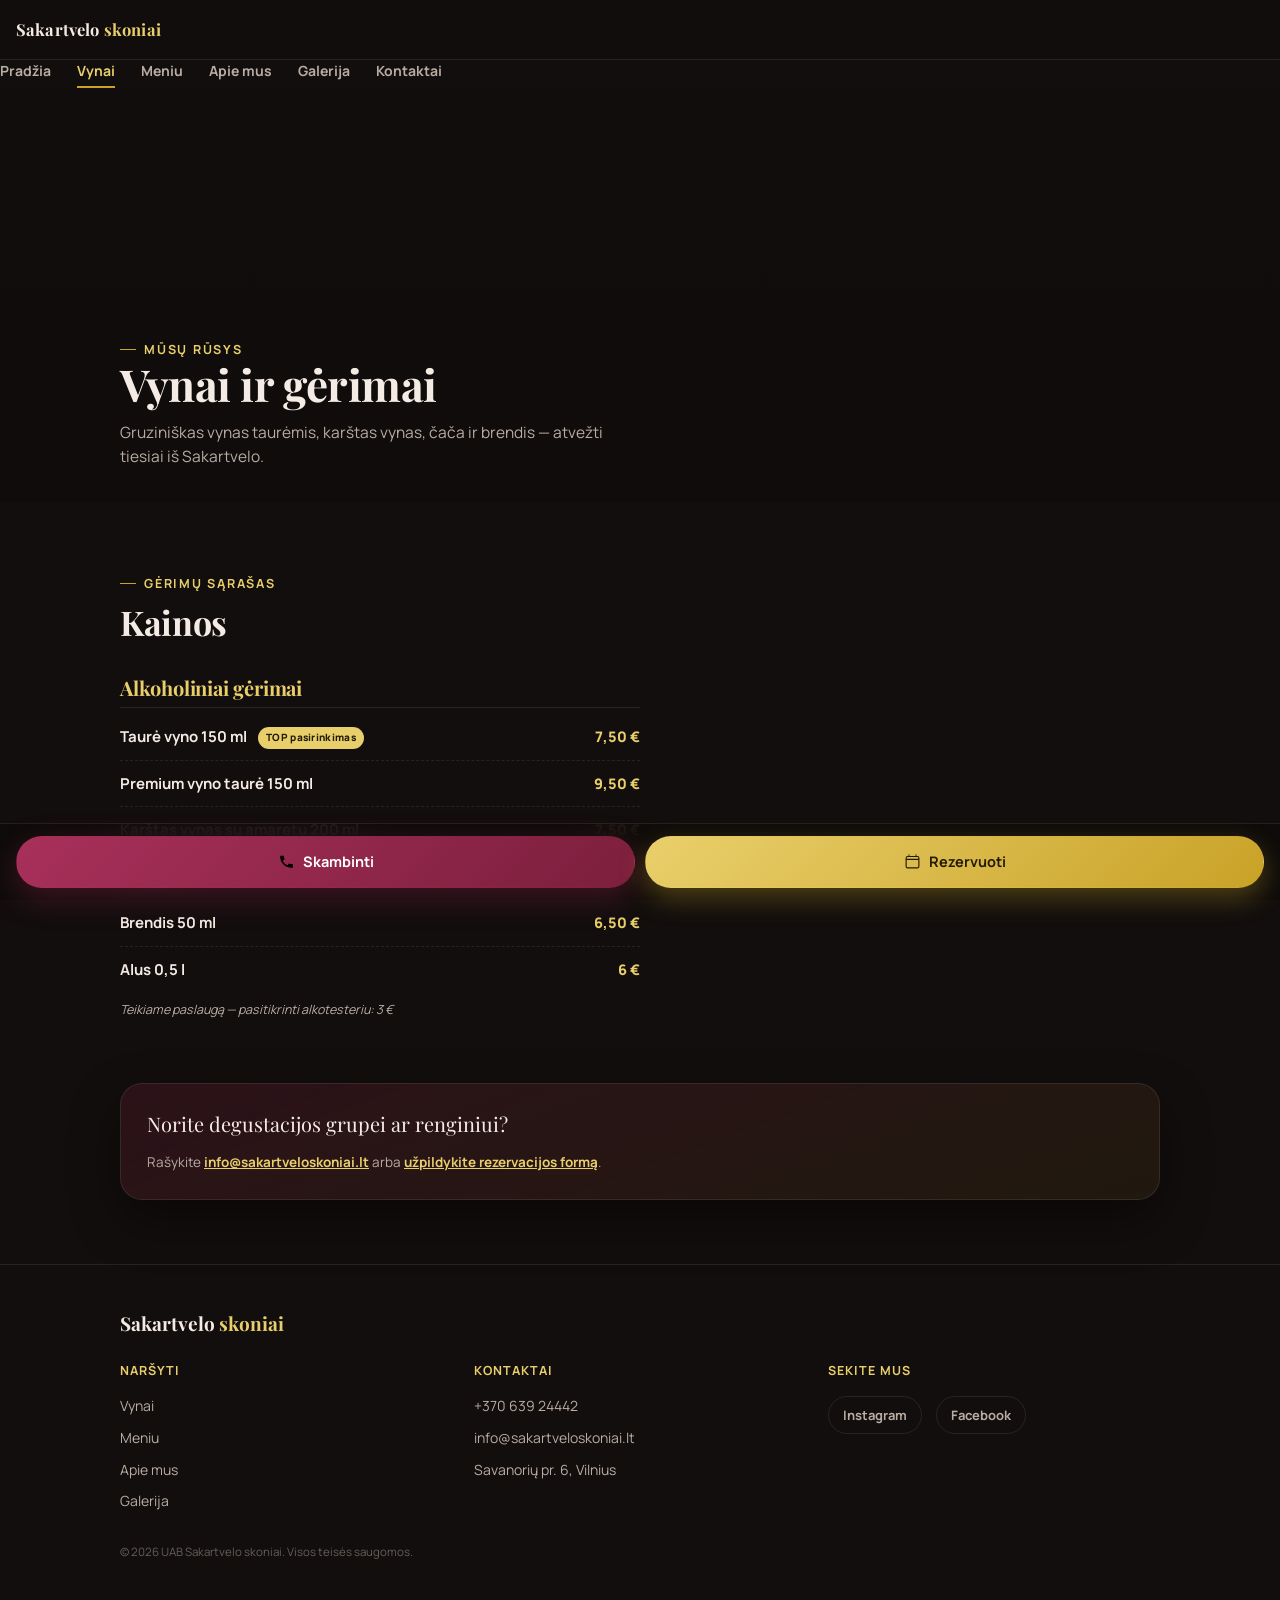
<file: vynai.html>
<!DOCTYPE html>
<html lang="lt">
<head>
<meta charset="UTF-8">
<meta name="viewport" content="width=device-width, initial-scale=1, viewport-fit=cover">
<meta name="theme-color" content="#120e0d">
<title>Vynai — Sakartvelo skoniai</title>
<meta name="description" content="Autentiški Gruzijos vynai Vilniuje: Kvevri raudonasis ir baltasis, putojantis vynas, chača degustacijos ir vyno rinkiniai.">
<link rel="preconnect" href="https://fonts.googleapis.com">
<link rel="preconnect" href="https://fonts.gstatic.com" crossorigin>
<link href="https://fonts.googleapis.com/css2?family=Playfair+Display:wght@600;700;800&family=Manrope:wght@400;500;600;700;800&display=swap" rel="stylesheet">
<link rel="stylesheet" href="styles.css">
</head>
<body>

<div class="topbar">
  <a class="logo" href="index.html">Sakartvelo <span>skoniai</span></a>
  <div style="display:flex; align-items:center; gap:10px;">
        <button class="nav-toggle" aria-label="Meniu" aria-expanded="false"><span></span><span></span><span></span></button>
  </div>
</div>
<nav class="nav-links">
  <a href="index.html">Pradžia</a>
  <a href="vynai.html">Vynai</a>
  <a href="meniu.html">Meniu</a>
  <a href="apie-mus.html">Apie mus</a>
  <a href="galerija.html">Galerija</a>
  <a href="kontaktai.html">Kontaktai</a>
</nav>

<header class="page-hero" style="--photo-url:url('https://www.sakartveloskoniai.lt/wp-content/uploads/2023/03/KUZ07898-scaled.jpg');">
  <div class="wrap">
    <span class="eyebrow reveal">Mūsų rūsys</span>
    <h1 class="reveal">Vynai ir gėrimai</h1>
    <p class="reveal">Gruziniškas vynas taurėmis, karštas vynas, čača ir brendis — atvežti tiesiai iš Sakartvelo.</p>
  </div>
</header>

<section>
  <div class="wrap">
    <div class="section-head reveal">
      <span class="eyebrow">Gėrimų sąrašas</span>
      <h2>Kainos</h2>
    </div>

    <div class="menu-columns" style="column-count:1; max-width:520px;">
      <div class="menu-category reveal-fade">
        <h3 class="menu-cat-title">Alkoholiniai gėrimai</h3>
        <ul class="menu-list">
          <li class="menu-row"><div class="mi-top"><span class="mi-name">Taurė vyno 150 ml <span class="top-tag">TOP pasirinkimas</span></span><span class="mi-price">7,50 €</span></div></li>
          <li class="menu-row"><div class="mi-top"><span class="mi-name">Premium vyno taurė 150 ml</span><span class="mi-price">9,50 €</span></div></li>
          <li class="menu-row"><div class="mi-top"><span class="mi-name">Karštas vynas su amaretu 200 ml</span><span class="mi-price">7,50 €</span></div></li>
          <li class="menu-row"><div class="mi-top"><span class="mi-name">Čača 50 ml</span><span class="mi-price">6,50 €</span></div></li>
          <li class="menu-row"><div class="mi-top"><span class="mi-name">Brendis 50 ml</span><span class="mi-price">6,50 €</span></div></li>
          <li class="menu-row"><div class="mi-top"><span class="mi-name">Alus 0,5 l</span><span class="mi-price">6 €</span></div></li>
        </ul>
        <p class="menu-footnote">Teikiame paslaugą — pasitikrinti alkotesteriu: 3 €</p>
      </div>
    </div>

    <div class="about-card reveal" style="margin-top:30px;">
      <p class="quote">Norite degustacijos grupei ar renginiui?</p>
      <p class="who">Rašykite <a href="mailto:info@sakartveloskoniai.lt" style="color:var(--gold-light); font-weight:700;">info@sakartveloskoniai.lt</a> arba <a href="kontaktai.html#rezervacija" style="color:var(--gold-light); font-weight:700;">užpildykite rezervacijos formą</a>.</p>
    </div>
  </div>
</section>

<footer>
  <div class="wrap">
    <div class="f-logo">Sakartvelo <span>skoniai</span></div>
    <div class="f-cols">
      <div>
        <h4>Naršyti</h4>
        <a href="vynai.html">Vynai</a>
        <a href="meniu.html">Meniu</a>
        <a href="apie-mus.html">Apie mus</a>
        <a href="galerija.html">Galerija</a>
      </div>
      <div>
        <h4>Kontaktai</h4>
        <a href="tel:+37063924442">+370 639 24442</a>
        <a href="mailto:info@sakartveloskoniai.lt">info@sakartveloskoniai.lt</a>
        <a href="kontaktai.html">Savanorių pr. 6, Vilnius</a>
      </div>
      <div>
        <h4>Sekite mus</h4>
        <div class="f-social">
          <a href="https://www.instagram.com/sakartvelo_skoniai" target="_blank" rel="noopener">Instagram</a>
          <a href="https://www.facebook.com/Sakartveloskoniai" target="_blank" rel="noopener">Facebook</a>
        </div>
      </div>
    </div>
    <p class="fine">© 2026 UAB Sakartvelo skoniai. Visos teisės saugomos.</p>
  </div>
</footer>

<div class="sticky-cta">
  <a class="btn btn-primary" href="tel:+37063924442">
    <svg viewBox="0 0 24 24"><path d="M6.6 10.8c1.4 2.8 3.8 5.2 6.6 6.6l2.2-2.2c.3-.3.7-.4 1-.2 1.1.4 2.3.6 3.6.6.6 0 1 .4 1 1V20c0 .6-.4 1-1 1C10.1 21 3 13.9 3 5c0-.6.4-1 1-1h3.5c.6 0 1 .4 1 1 0 1.3.2 2.5.6 3.6.1.4 0 .8-.2 1z"/></svg>
    Skambinti
  </a>
  <a class="btn btn-gold" href="kontaktai.html#rezervacija">
    <svg viewBox="0 0 24 24"><path d="M7 2v2M17 2v2M3.5 9h17M5 5h14a2 2 0 012 2v12a2 2 0 01-2 2H5a2 2 0 01-2-2V7a2 2 0 012-2z" fill="none" stroke="currentColor" stroke-width="1.6"/></svg>
    Rezervuoti
  </a>
</div>

<script src="script.js"></script>
</body>
</html>
</file>
<file: styles.css>
/* ===================================================================
   Sakartvelo skoniai — shared styles for the multi-page prototype.
   =================================================================== */
:root{
  --bg:#120e0d;
  --bg-alt:#1a1412;
  --bg-alt-2:#221a17;
  --wine:#7c1f3d;
  --wine-light:#a8305a;
  --wine-glow:#ff5f8f;
  --gold:#c9a227;
  --gold-light:#e9cf6b;
  --text:#f4ece4;
  --text-muted:#b9ada3;
  --border:rgba(244,236,228,0.09);
  --shadow:0 20px 50px rgba(0,0,0,0.45);
  --radius-lg:22px;
  --radius-md:16px;
  --radius-sm:12px;
  --bar-h:78px;
  --nav-h:60px;
}

*{box-sizing:border-box; margin:0; padding:0;}
html{-webkit-text-size-adjust:100%; scroll-behavior:smooth;}
@media (prefers-reduced-motion: reduce){
  html{scroll-behavior:auto;}
  *{animation-duration:0.001ms !important; animation-iteration-count:1 !important; transition-duration:0.001ms !important;}
}

body{
  background:var(--bg);
  color:var(--text);
  font-family:'Manrope', system-ui, -apple-system, "Segoe UI", sans-serif;
  line-height:1.55;
  overflow-x:hidden;
  padding-bottom:calc(var(--bar-h) + env(safe-area-inset-bottom));
  padding-top:var(--nav-h);
  -webkit-font-smoothing:antialiased;
}

img{max-width:100%; display:block;}
a{color:inherit;}
button{font-family:inherit;}

h1,h2,h3{
  font-family:'Playfair Display', Georgia, serif;
  font-weight:700;
  line-height:1.15;
  letter-spacing:-0.01em;
}

.wrap{
  width:100%;
  max-width:1080px;
  margin:0 auto;
  padding:0 20px;
}

.eyebrow{
  display:inline-flex;
  align-items:center;
  gap:8px;
  font-size:12.5px;
  font-weight:700;
  letter-spacing:0.14em;
  text-transform:uppercase;
  color:var(--gold-light);
}
.eyebrow::before{
  content:"";
  width:16px; height:1px;
  background:var(--gold);
  display:inline-block;
}

/* ---------- Top nav ---------- */
.topbar{
  position:fixed; top:0; left:0; right:0; z-index:300;
  height:var(--nav-h);
  display:flex; align-items:center; justify-content:space-between;
  padding:0 16px;
  background:rgba(18,14,13,0.82);
  backdrop-filter:blur(14px);
  -webkit-backdrop-filter:blur(14px);
  border-bottom:1px solid var(--border);
}
.topbar .logo{
  font-family:'Playfair Display', serif;
  font-weight:700;
  font-size:16.5px;
  letter-spacing:0.01em;
  white-space:nowrap;
  text-decoration:none;
}
.topbar .logo span{color:var(--gold-light);}

.nav-toggle{
  display:flex; flex-direction:column; justify-content:center; gap:5px;
  width:38px; height:38px;
  background:rgba(244,236,228,0.06);
  border:1px solid var(--border);
  border-radius:10px;
  cursor:pointer;
}
.nav-toggle span{width:16px; height:2px; background:var(--text); margin:0 auto; border-radius:2px;}

.nav-links{
  position:fixed;
  top:var(--nav-h); left:0; right:0;
  background:rgba(15,12,11,0.98);
  backdrop-filter:blur(16px);
  border-bottom:1px solid var(--border);
  display:flex; flex-direction:column;
  padding:8px 16px 18px;
  transform:translateY(-8px);
  opacity:0;
  pointer-events:none;
  transition:opacity .2s ease, transform .2s ease;
  z-index:290;
}
.nav-links.open{opacity:1; transform:translateY(0); pointer-events:auto;}
.nav-links a{
  padding:13px 6px;
  font-weight:700;
  font-size:15px;
  border-bottom:1px solid var(--border);
  text-decoration:none;
  color:var(--text-muted);
}
.nav-links a:last-child{border-bottom:none;}
.nav-links a.active, .nav-links a:hover{color:var(--gold-light);}

@media (min-width:860px){
  .nav-toggle{display:none;}
  .nav-links{
    position:static;
    flex-direction:row;
    background:none;
    backdrop-filter:none;
    border:none;
    padding:0;
    opacity:1; transform:none; pointer-events:auto;
    gap:26px;
  }
  .nav-links a{padding:0; border-bottom:none; font-size:14px;}
  .nav-links a.active{color:var(--gold-light);}
  .nav-links a.active::after{
    content:""; display:block; height:2px; margin-top:4px;
    background:var(--gold);
  }
}

.rating-pill{
  display:flex; align-items:center; gap:6px;
  background:rgba(201,162,39,0.12);
  border:1px solid rgba(201,162,39,0.35);
  color:var(--gold-light);
  font-size:12px; font-weight:700;
  padding:6px 10px;
  border-radius:999px;
  white-space:nowrap;
}
.rating-pill svg{width:12px; height:12px; fill:var(--gold-light);}

/* ---------- Hero (home) ---------- */
.hero{
  position:relative;
  min-height:100svh;
  min-height:92vh;
  display:flex;
  flex-direction:column;
  justify-content:center;
  padding:64px 0 56px;
  overflow:hidden;
  isolation:isolate;
}
.hero::before{
  content:"";
  position:absolute; inset:-10%;
  background:
    radial-gradient(60% 45% at 18% 12%, rgba(124,31,61,0.55), transparent 60%),
    radial-gradient(55% 40% at 88% 8%, rgba(201,162,39,0.22), transparent 60%),
    radial-gradient(70% 55% at 50% 100%, rgba(124,31,61,0.35), transparent 60%),
    linear-gradient(180deg, #150f0e 0%, #0f0c0b 100%);
  z-index:-2;
}
.hero.has-photo::before{
  background:
    linear-gradient(180deg, rgba(15,12,11,0.55) 0%, rgba(15,12,11,0.92) 85%),
    var(--photo-url, none);
  background-size:cover;
  background-position:center;
}
.hero .blob{
  position:absolute; border-radius:50%; filter:blur(60px); opacity:0.5; z-index:-1;
  animation:float 14s ease-in-out infinite;
}
.hero .blob.b1{width:260px; height:260px; background:var(--wine-glow); top:8%; right:-60px; opacity:0.18;}
.hero .blob.b2{width:220px; height:220px; background:var(--gold); bottom:6%; left:-70px; opacity:0.16; animation-delay:-6s;}
@keyframes float{
  0%,100%{transform:translateY(0) translateX(0);}
  50%{transform:translateY(-22px) translateX(14px);}
}

.hero-content{max-width:640px;}
.hero h1{
  font-size:clamp(34px, 8.5vw, 54px);
  margin:14px 0 16px;
}
.hero h1 .sub{
  display:block;
  font-family:'Manrope', sans-serif;
  font-weight:600;
  font-size:clamp(15px, 3.6vw, 19px);
  color:var(--text-muted);
  margin-top:10px;
  letter-spacing:0;
}
.hero p.lead{
  font-size:16.5px;
  color:var(--text-muted);
  max-width:52ch;
  margin-bottom:30px;
}

/* ---------- Page hero (inner pages: shorter, with photo) ---------- */
.page-hero{
  position:relative;
  min-height:46vh;
  display:flex; flex-direction:column; justify-content:flex-end;
  padding:40px 0 34px;
  isolation:isolate;
  overflow:hidden;
}
.page-hero::before{
  content:"";
  position:absolute; inset:0;
  background:
    linear-gradient(180deg, rgba(15,12,11,0.35) 0%, rgba(15,12,11,0.96) 92%),
    var(--photo-url);
  background-size:cover;
  background-position:var(--photo-pos, center);
  z-index:-1;
}
.page-hero h1{font-size:clamp(30px, 7vw, 44px);}
.page-hero p{color:var(--text-muted); margin-top:10px; max-width:56ch; font-size:15.5px;}

.cta-row{display:flex; gap:12px; flex-wrap:wrap;}
.btn{
  display:inline-flex; align-items:center; justify-content:center; gap:8px;
  font-family:'Manrope', sans-serif;
  font-weight:700;
  font-size:15px;
  padding:15px 22px;
  border-radius:999px;
  border:1px solid transparent;
  cursor:pointer;
  text-decoration:none;
  transition:transform .18s ease, box-shadow .18s ease, background .18s ease;
  white-space:nowrap;
}
.btn:active{transform:scale(0.96);}
.btn-primary{
  background:linear-gradient(135deg, var(--wine-light), var(--wine));
  color:#fff;
  box-shadow:0 10px 30px rgba(124,31,61,0.45);
}
.btn-primary:hover{box-shadow:0 14px 36px rgba(124,31,61,0.6);}
.btn-secondary{
  background:rgba(244,236,228,0.05);
  border-color:rgba(244,236,228,0.22);
  color:var(--text);
}
.btn-secondary:hover{background:rgba(244,236,228,0.1);}
.btn-gold{
  background:linear-gradient(135deg, var(--gold-light), var(--gold));
  color:#241b06;
  box-shadow:0 10px 26px rgba(201,162,39,0.35);
}
.btn svg{width:17px; height:17px; flex-shrink:0;}

.trust-row{
  display:flex; align-items:center; gap:14px; flex-wrap:wrap;
  margin-top:34px;
  padding-top:22px;
  border-top:1px solid var(--border);
}
.stars{display:flex; gap:2px;}
.stars svg{width:16px; height:16px; fill:var(--gold-light);}
.trust-row .num{font-weight:800; font-size:15px;}
.trust-row .muted{color:var(--text-muted); font-size:13.5px;}
.placeholder-note{
  font-size:11px; color:var(--text-muted); opacity:0.65; margin-top:4px;
}
.hours-extra{
  font-size:12.5px; color:var(--text-muted); opacity:0.8; margin-top:10px; line-height:1.5;
}
.info-row .d{line-height:1.6;}

/* ---------- Reveal animation (progressive enhancement) ---------- */
.reveal{opacity:1; transform:none;}
.js .reveal{opacity:0; transform:translateY(28px); transition:opacity .7s cubic-bezier(.2,.7,.3,1), transform .7s cubic-bezier(.2,.7,.3,1);}
.js .reveal.is-visible{opacity:1; transform:translateY(0);}

/* Opacity-only reveal variant — required for children of a CSS multi-column
   container (.menu-columns): a `transform` on a multicol child is a known
   Chromium/WebKit bug that fragments/mispositions the column content. */
.reveal-fade{opacity:1;}
.js .reveal-fade{opacity:0; transition:opacity .6s ease;}
.js .reveal-fade.is-visible{opacity:1;}

/* ---------- Section shared ---------- */
section{padding:64px 0;}
.section-head{margin-bottom:34px; max-width:560px;}
.section-head h2{font-size:clamp(26px, 6vw, 34px); margin-top:10px;}
.section-head p{color:var(--text-muted); margin-top:10px; font-size:15.5px;}
.section-alt{background:var(--bg-alt);}

.link-more{
  display:inline-flex; align-items:center; gap:6px;
  color:var(--gold-light); font-weight:700; font-size:14.5px;
  text-decoration:none; margin-top:18px;
}
.link-more svg{width:14px; height:14px; fill:var(--gold-light);}

/* ---------- Quick nav cards (home) ---------- */
.quick-grid{display:grid; grid-template-columns:1fr; gap:14px;}
.quick-card{
  position:relative;
  border-radius:var(--radius-lg);
  overflow:hidden;
  height:150px;
  border:1px solid var(--border);
  text-decoration:none;
  display:flex; align-items:flex-end;
  padding:18px;
  background-size:cover;
  background-position:center;
  isolation:isolate;
}
.quick-card::before{
  content:"";
  position:absolute; inset:0;
  background:linear-gradient(180deg, rgba(18,14,13,0.15), rgba(18,14,13,0.92));
  z-index:-1;
}
.quick-card h3{font-size:19px; color:#fff;}
.quick-card span{font-size:12.5px; color:var(--gold-light); font-weight:700;}
@media (min-width:640px){ .quick-grid{grid-template-columns:repeat(2,1fr);} }
@media (min-width:960px){ .quick-grid{grid-template-columns:repeat(4,1fr);} }

/* ---------- Menu / product cards ---------- */
.menu-grid{
  display:grid;
  grid-template-columns:1fr;
  gap:16px;
}
.menu-card{
  position:relative;
  background:linear-gradient(180deg, var(--bg-alt), var(--bg-alt-2));
  border:1px solid var(--border);
  border-radius:var(--radius-lg);
  padding:16px;
  display:flex;
  flex-direction:column;
  gap:10px;
  box-shadow:var(--shadow);
}
.menu-card .photo{
  width:100%; height:170px;
  border-radius:var(--radius-md);
  position:relative;
  overflow:hidden;
  background:linear-gradient(135deg, var(--wine), var(--wine-light));
}
.menu-card .photo img{
  width:100%; height:100%; object-fit:cover;
  transition:transform .5s ease;
}
.menu-card:hover .photo img{transform:scale(1.05);}
.menu-card .top-tag{
  position:absolute; top:12px; left:12px; z-index:2;
  background:var(--gold-light);
  color:#241b06;
  font-size:11px; font-weight:800;
  letter-spacing:0.04em;
  padding:5px 10px;
  border-radius:999px;
  box-shadow:0 6px 14px rgba(201,162,39,0.4);
}
.menu-card .row{display:flex; justify-content:space-between; align-items:baseline; gap:10px;}
.menu-card h3{font-size:18px; font-family:'Manrope',sans-serif; font-weight:800;}
.menu-card .price{font-weight:800; color:var(--gold-light); font-size:16px; white-space:nowrap;}
.menu-card p{color:var(--text-muted); font-size:14px;}
.photo-credit{font-size:10.5px; color:rgba(185,173,163,0.55); margin-top:-4px;}

@media (min-width:640px){ .menu-grid{grid-template-columns:repeat(2,1fr);} }
@media (min-width:960px){ .menu-grid{grid-template-columns:repeat(3,1fr);} }

/* ---------- About / stats ---------- */
.about-grid{display:grid; grid-template-columns:1fr; gap:30px; align-items:center;}
.about-text p{color:var(--text-muted); font-size:15.5px; margin-top:14px;}
.stat-row{display:grid; grid-template-columns:repeat(3,1fr); gap:10px; margin-top:26px;}
.stat{
  background:var(--bg-alt);
  border:1px solid var(--border);
  border-radius:var(--radius-md);
  padding:16px 10px;
  text-align:center;
}
.stat .n{font-family:'Playfair Display',serif; font-size:22px; color:var(--gold-light); font-weight:700;}
.stat .l{font-size:11.5px; color:var(--text-muted); margin-top:4px; line-height:1.3;}
@media (min-width:860px){ .about-grid{grid-template-columns:1.1fr 0.9fr;} }
.about-card{
  background:linear-gradient(160deg, rgba(124,31,61,0.25), rgba(201,162,39,0.08));
  border:1px solid var(--border);
  border-radius:var(--radius-lg);
  padding:26px;
  box-shadow:var(--shadow);
}
.about-card .quote{font-family:'Playfair Display',serif; font-size:20px; line-height:1.4;}
.about-card .who{margin-top:14px; color:var(--text-muted); font-size:13.5px;}
.about-photo{
  width:100%; border-radius:var(--radius-lg); overflow:hidden; margin-top:20px;
  border:1px solid var(--border);
}
.about-photo img{width:100%; height:100%; object-fit:cover; max-height:320px;}

/* ---------- Reviews ---------- */
.review-grid{display:grid; grid-template-columns:1fr; gap:14px;}
.review-card{
  background:var(--bg-alt);
  border:1px solid var(--border);
  border-radius:var(--radius-lg);
  padding:20px;
}
.review-card .stars{margin-bottom:10px;}
.review-card p.quote{font-size:15px; color:var(--text);}
.review-card .who{margin-top:12px; font-size:13.5px; color:var(--text-muted); font-weight:600;}
.review-card .who .review-meta{display:block; margin-top:2px; font-size:12px; font-weight:500; color:var(--text-muted); opacity:.72;}
.rating-line{display:flex; align-items:center; gap:8px; flex-wrap:wrap; font-size:14.5px; color:var(--text-muted); margin-top:10px;}
.rating-line .rating-num{font-weight:800; color:var(--text); font-family:'Playfair Display',serif; font-size:17px;}
.rating-line .stars{gap:1px;}
.rating-line .stars svg{width:14px; height:14px;}
.rating-line a{color:var(--gold-light); font-weight:700; text-decoration:none;}
.rating-line a:hover{text-decoration:underline;}
@media (min-width:800px){ .review-grid{grid-template-columns:repeat(3,1fr);} }

/* ---------- Visit / map ---------- */
.visit-grid{display:grid; grid-template-columns:1fr; gap:18px;}
.info-card{
  background:var(--bg-alt);
  border:1px solid var(--border);
  border-radius:var(--radius-lg);
  padding:22px;
}
.info-row{display:flex; gap:14px; padding:12px 0; border-bottom:1px solid var(--border);}
.info-row:last-child{border-bottom:none;}
.info-row .ic{
  width:38px; height:38px; flex-shrink:0;
  border-radius:10px;
  background:rgba(201,162,39,0.12);
  display:flex; align-items:center; justify-content:center;
}
.info-row .ic svg{width:18px; height:18px; fill:var(--gold-light);}
.info-row .t{font-weight:700; font-size:14.5px;}
.info-row .d{color:var(--text-muted); font-size:14px; margin-top:2px;}
.map-frame{
  border-radius:var(--radius-lg);
  overflow:hidden;
  border:1px solid var(--border);
  height:280px;
}
.map-frame iframe{width:100%; height:100%; border:0; filter:grayscale(0.15) contrast(1.05);}
@media (min-width:860px){ .visit-grid{grid-template-columns:1fr 1.15fr;} }

/* ---------- Reservation form ---------- */
.form-card{
  background:linear-gradient(180deg, var(--bg-alt), var(--bg-alt-2));
  border:1px solid var(--border);
  border-radius:var(--radius-lg);
  padding:26px 22px;
  box-shadow:var(--shadow);
}
.field-grid{display:grid; grid-template-columns:1fr; gap:14px; margin-top:20px;}
@media (min-width:640px){
  .field-grid{grid-template-columns:1fr 1fr;}
  .field-grid .full{grid-column:1/-1;}
}
label{display:block; font-size:13px; font-weight:700; margin-bottom:6px; color:var(--text-muted);}
input, textarea{
  width:100%;
  background:rgba(244,236,228,0.05);
  border:1px solid var(--border);
  border-radius:var(--radius-sm);
  padding:13px 14px;
  color:var(--text);
  font-family:inherit;
  font-size:15px;
  transition:border-color .15s ease, background .15s ease;
}
input::placeholder, textarea::placeholder{color:rgba(185,173,163,0.55);}
input:focus, textarea:focus{
  outline:none;
  border-color:var(--gold);
  background:rgba(201,162,39,0.06);
}
textarea{resize:vertical; min-height:90px;}
.form-submit{margin-top:20px; width:100%;}
.form-note{font-size:12px; color:var(--text-muted); margin-top:12px; text-align:center;}
.success-panel{display:none; text-align:center; padding:30px 10px;}
.success-panel.show{display:block;}
.success-panel .check{
  width:56px; height:56px; border-radius:50%;
  background:rgba(201,162,39,0.15);
  display:flex; align-items:center; justify-content:center;
  margin:0 auto 16px;
}
.success-panel .check svg{width:26px; height:26px; fill:var(--gold-light);}
.success-panel h3{font-size:20px; margin-bottom:8px;}
.success-panel p{color:var(--text-muted); font-size:14.5px;}

/* ---------- Full menu (text list, no photos) ---------- */
.menu-columns{
  column-count:1;
  column-gap:44px;
}
@media (min-width:760px){ .menu-columns{column-count:2;} }
.menu-category{
  break-inside:avoid;
  -webkit-column-break-inside:avoid;
  margin-bottom:34px;
  display:inline-block;
  width:100%;
}
.menu-cat-title{
  font-family:'Playfair Display', serif;
  font-size:20px;
  color:var(--gold-light);
  margin-bottom:6px;
  padding-bottom:8px;
  border-bottom:1px solid var(--border);
}
.menu-cat-note{color:var(--text-muted); font-size:13px; margin-bottom:10px;}
.menu-list{list-style:none;}
.menu-row{padding:11px 0; border-bottom:1px dashed var(--border);}
.menu-row:last-child{border-bottom:none;}
.mi-top{display:flex; justify-content:space-between; align-items:baseline; gap:12px;}
.mi-name{font-weight:700; font-size:15px;}
.mi-name .top-tag{
  display:inline-block; vertical-align:middle; margin-left:8px;
  background:var(--gold-light); color:#241b06; font-size:10px; font-weight:800;
  letter-spacing:0.03em; padding:3px 8px; border-radius:999px;
}
.mi-price{font-weight:800; color:var(--gold-light); white-space:nowrap; font-size:14.5px;}
.mi-desc{color:var(--text-muted); font-size:13px; margin-top:3px; line-height:1.4;}
.menu-footnote{
  margin-top:8px; font-size:12.5px; color:var(--text-muted); font-style:italic;
}

/* ---------- Gallery page ---------- */
.gallery-grid{
  display:grid;
  grid-template-columns:repeat(2, 1fr);
  gap:8px;
}
.gallery-grid figure{
  margin:0; border-radius:var(--radius-md); overflow:hidden;
  aspect-ratio:1/1; background:var(--bg-alt); border:1px solid var(--border);
  cursor:zoom-in;
}
.gallery-grid img{width:100%; height:100%; object-fit:cover; transition:transform .4s ease, opacity .3s ease;}
.gallery-grid figure:hover img{transform:scale(1.06);}
@media (min-width:640px){ .gallery-grid{grid-template-columns:repeat(3,1fr);} }
@media (min-width:960px){ .gallery-grid{grid-template-columns:repeat(4,1fr); gap:10px;} }

.lightbox{
  position:fixed; inset:0; z-index:500;
  background:rgba(8,6,5,0.94);
  display:none;
  align-items:center; justify-content:center;
  padding:30px 16px;
  backdrop-filter:blur(6px);
}
.lightbox.open{display:flex;}
.lightbox img{max-width:100%; max-height:82vh; border-radius:var(--radius-md); box-shadow:0 20px 60px rgba(0,0,0,0.6);}
.lightbox-close{
  position:absolute; top:18px; right:18px;
  width:42px; height:42px; border-radius:50%;
  background:rgba(244,236,228,0.1); border:1px solid var(--border);
  color:var(--text); font-size:20px; display:flex; align-items:center; justify-content:center;
  cursor:pointer;
}
.lightbox-nav{
  position:absolute; top:50%; transform:translateY(-50%);
  width:44px; height:44px; border-radius:50%;
  background:rgba(244,236,228,0.1); border:1px solid var(--border);
  color:var(--text); font-size:22px; display:flex; align-items:center; justify-content:center;
  cursor:pointer;
}
.lightbox-nav.prev{left:14px;}
.lightbox-nav.next{right:14px;}

/* ---------- Footer ---------- */
footer{padding:44px 0 40px; border-top:1px solid var(--border);}
footer .f-logo{font-family:'Playfair Display',serif; font-weight:700; font-size:19px;}
footer .f-logo span{color:var(--gold-light);}
footer p{color:var(--text-muted); font-size:13.5px; margin-top:10px;}
.f-cols{display:grid; grid-template-columns:1fr; gap:22px; margin-top:22px;}
.f-cols h4{font-size:12.5px; text-transform:uppercase; letter-spacing:0.08em; color:var(--gold-light); margin-bottom:10px;}
.f-cols a{display:block; color:var(--text-muted); font-size:14px; padding:5px 0; text-decoration:none;}
.f-cols a:hover{color:var(--text);}
@media (min-width:640px){ .f-cols{grid-template-columns:repeat(3,1fr);} }
.f-social{display:flex; gap:14px; margin-top:16px;}
.f-social a{
  font-size:13px; font-weight:700; color:var(--text-muted);
  border:1px solid var(--border); padding:8px 14px; border-radius:999px;
  text-decoration:none; transition:color .15s ease, border-color .15s ease;
}
.f-social a:hover{color:var(--gold-light); border-color:var(--gold);}
footer .fine{margin-top:26px; font-size:11.5px; color:rgba(185,173,163,0.5);}

/* ---------- Sticky bottom CTA bar ---------- */
.sticky-cta{
  position:fixed; left:0; right:0; bottom:0; z-index:250;
  display:flex; gap:10px;
  padding:12px 16px calc(12px + env(safe-area-inset-bottom));
  background:rgba(15,12,11,0.86);
  backdrop-filter:blur(16px);
  -webkit-backdrop-filter:blur(16px);
  border-top:1px solid var(--border);
}
.sticky-cta .btn{flex:1; padding:14px 12px; font-size:14.5px;}

::selection{background:var(--wine); color:#fff;}
</file>
